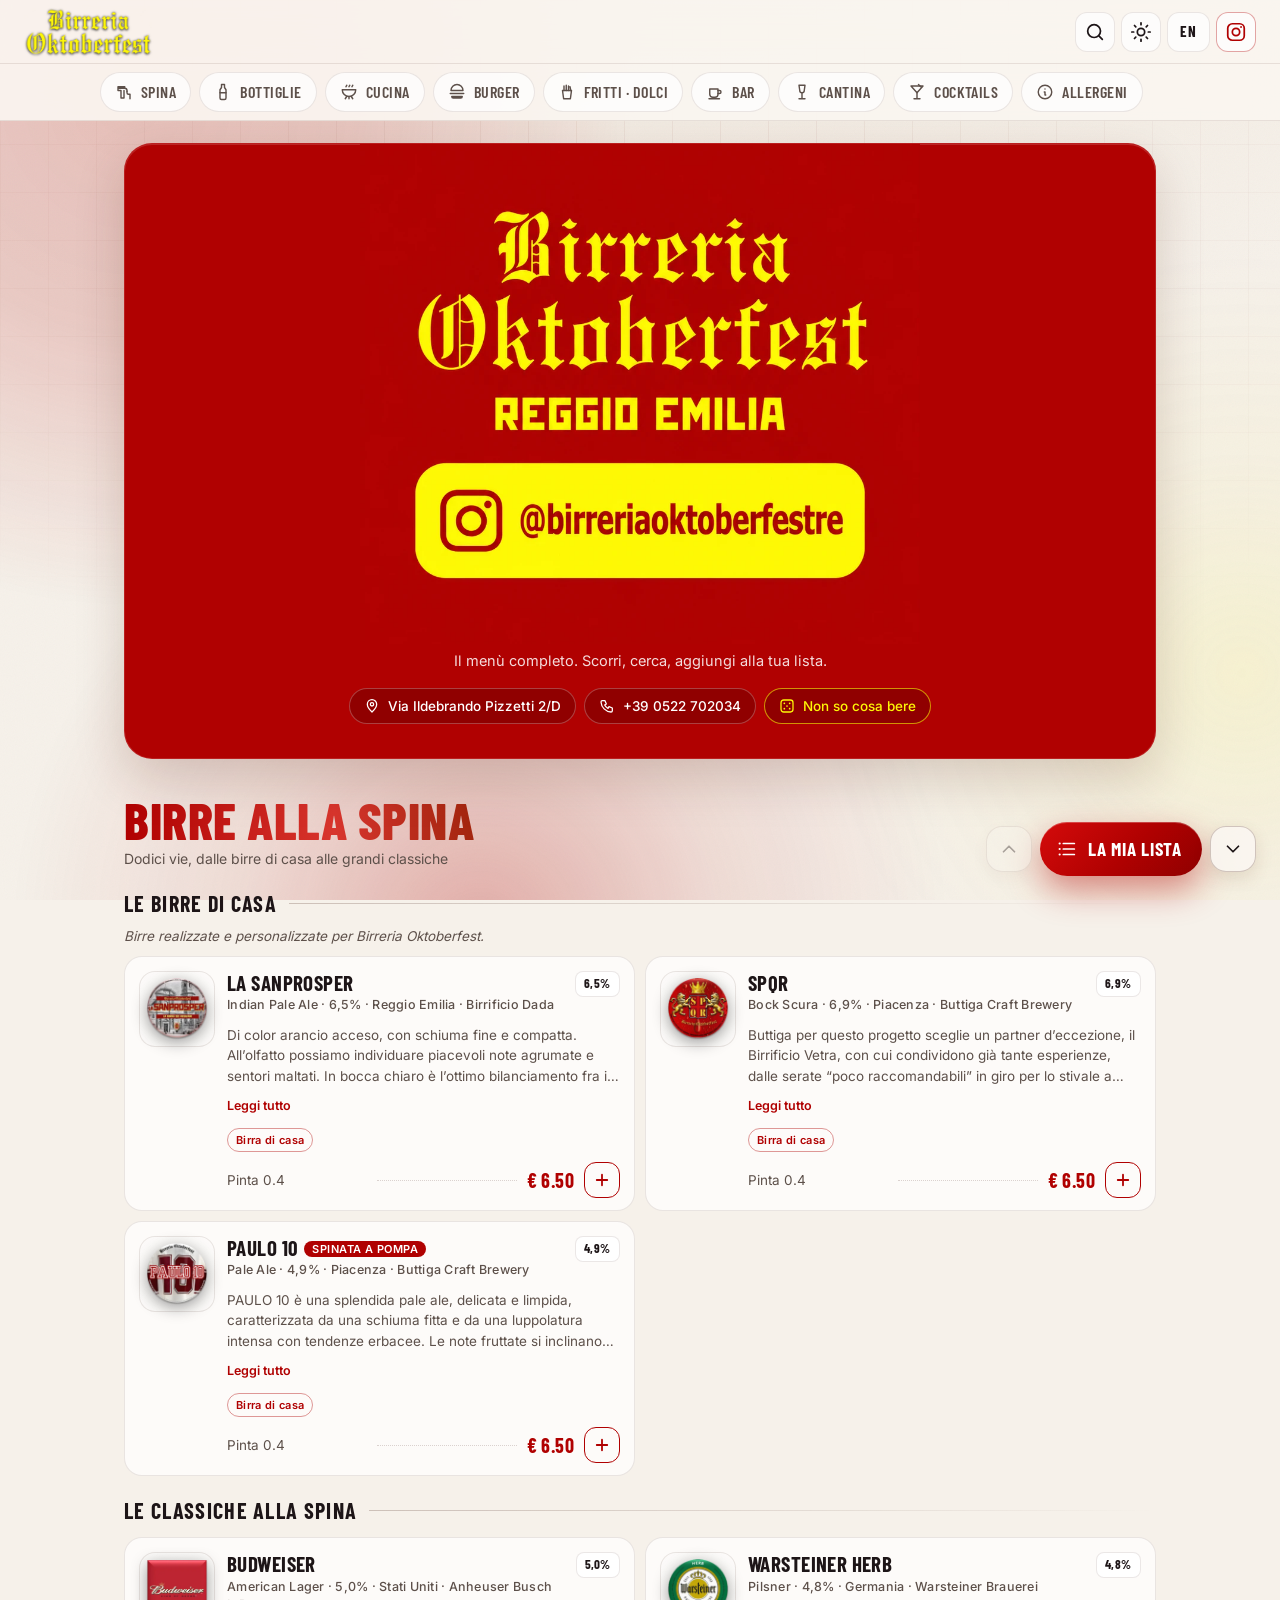
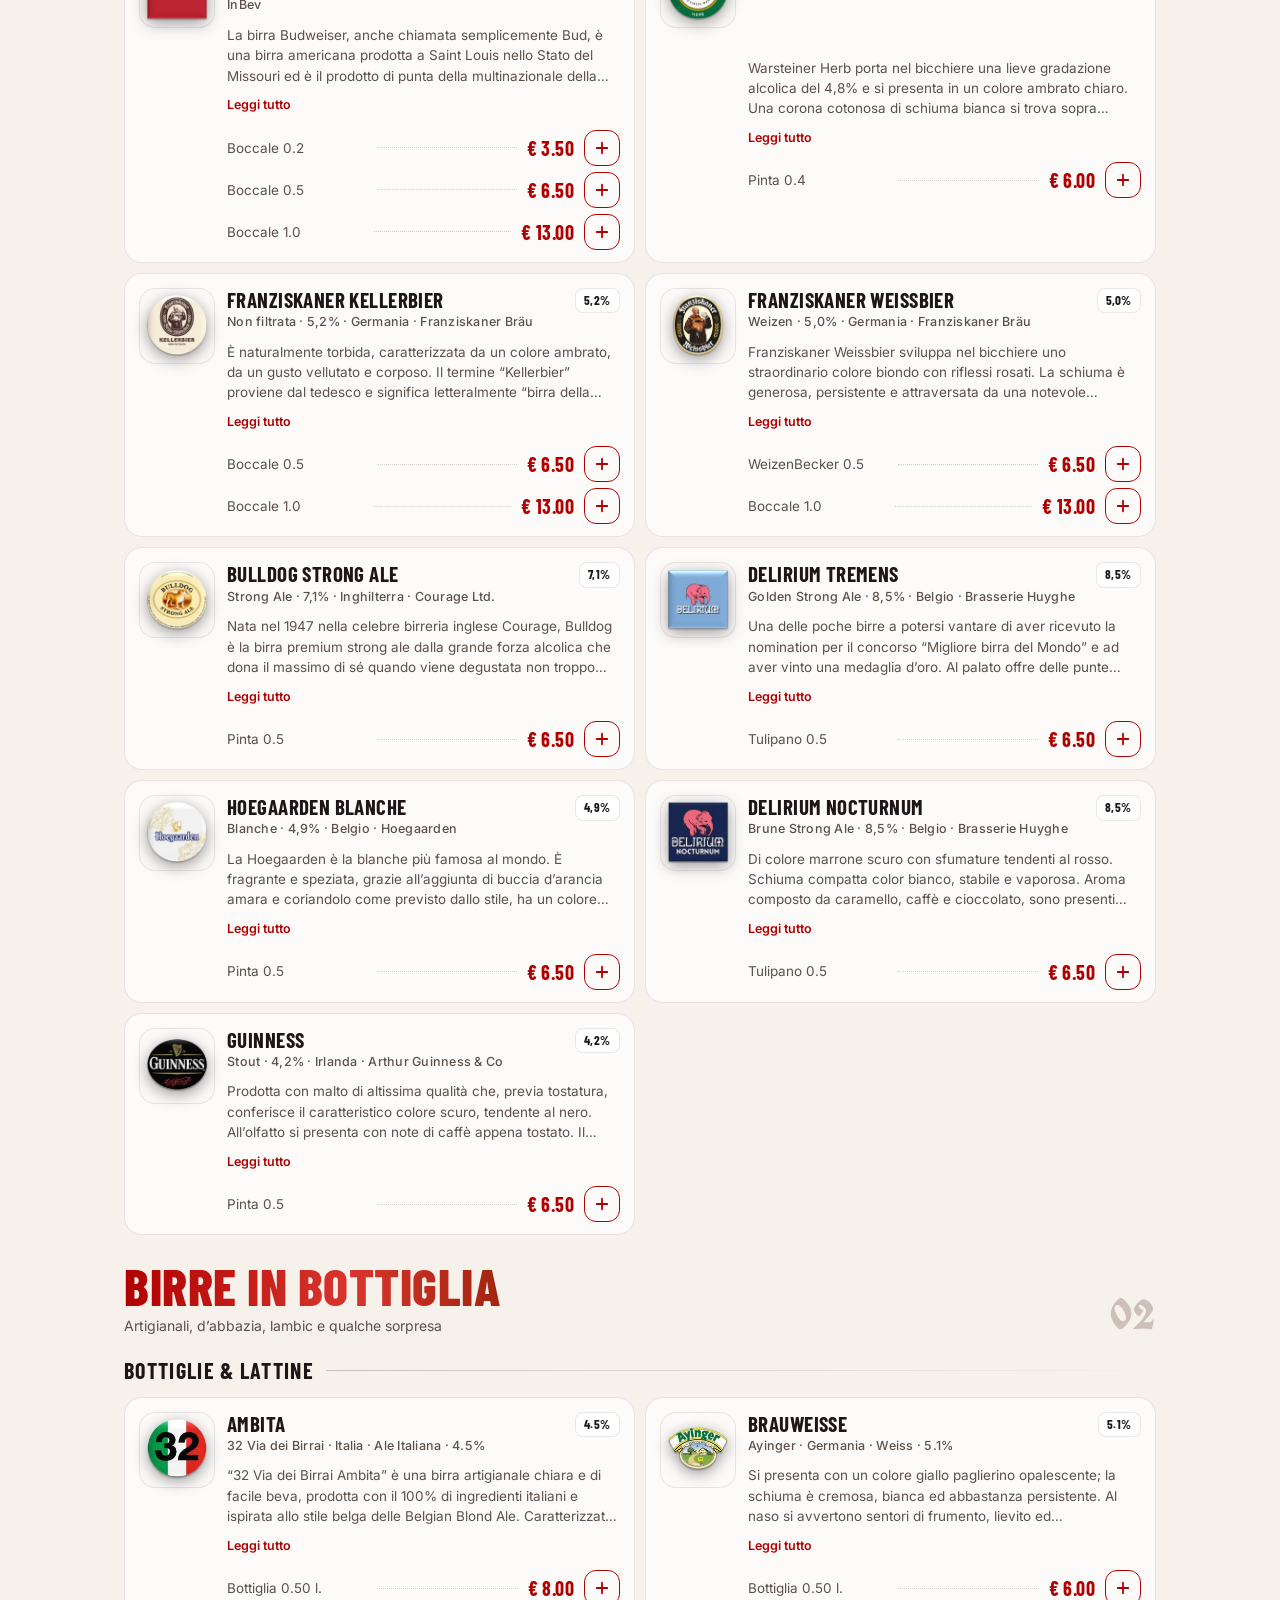
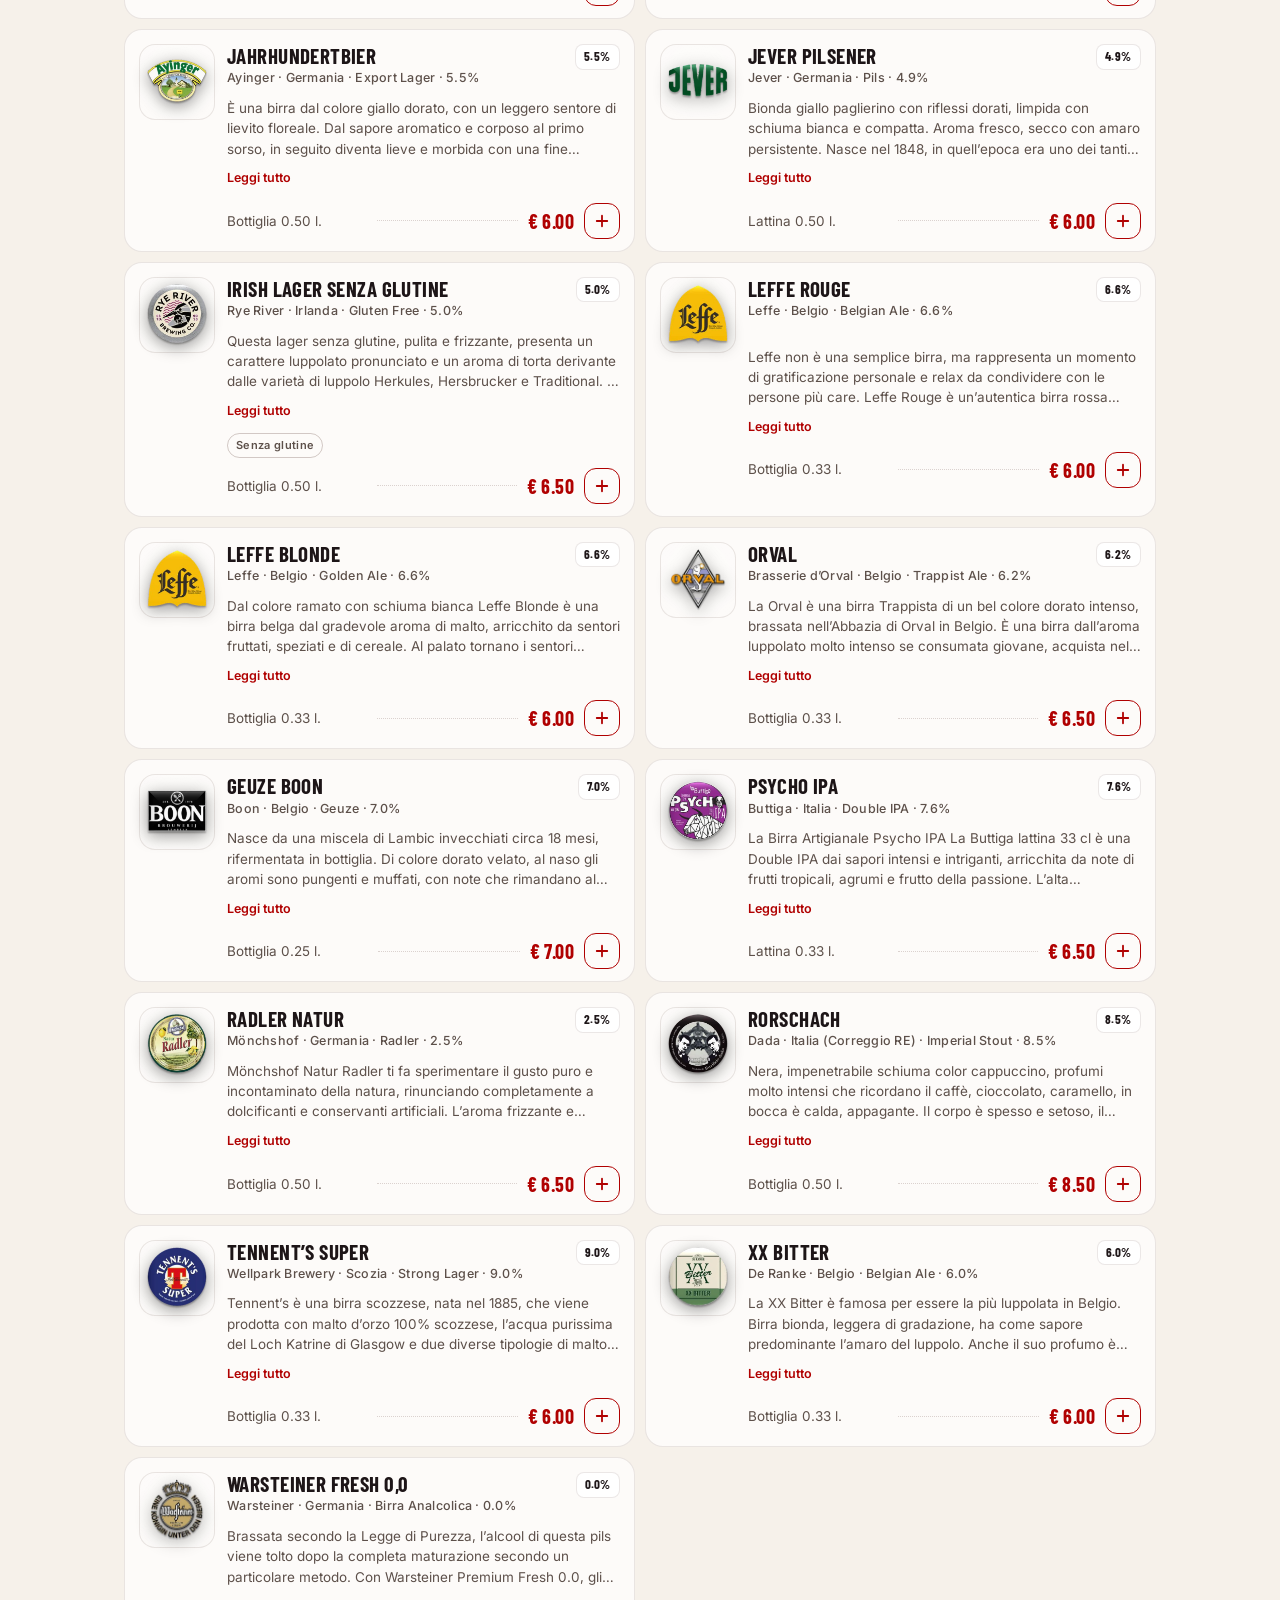
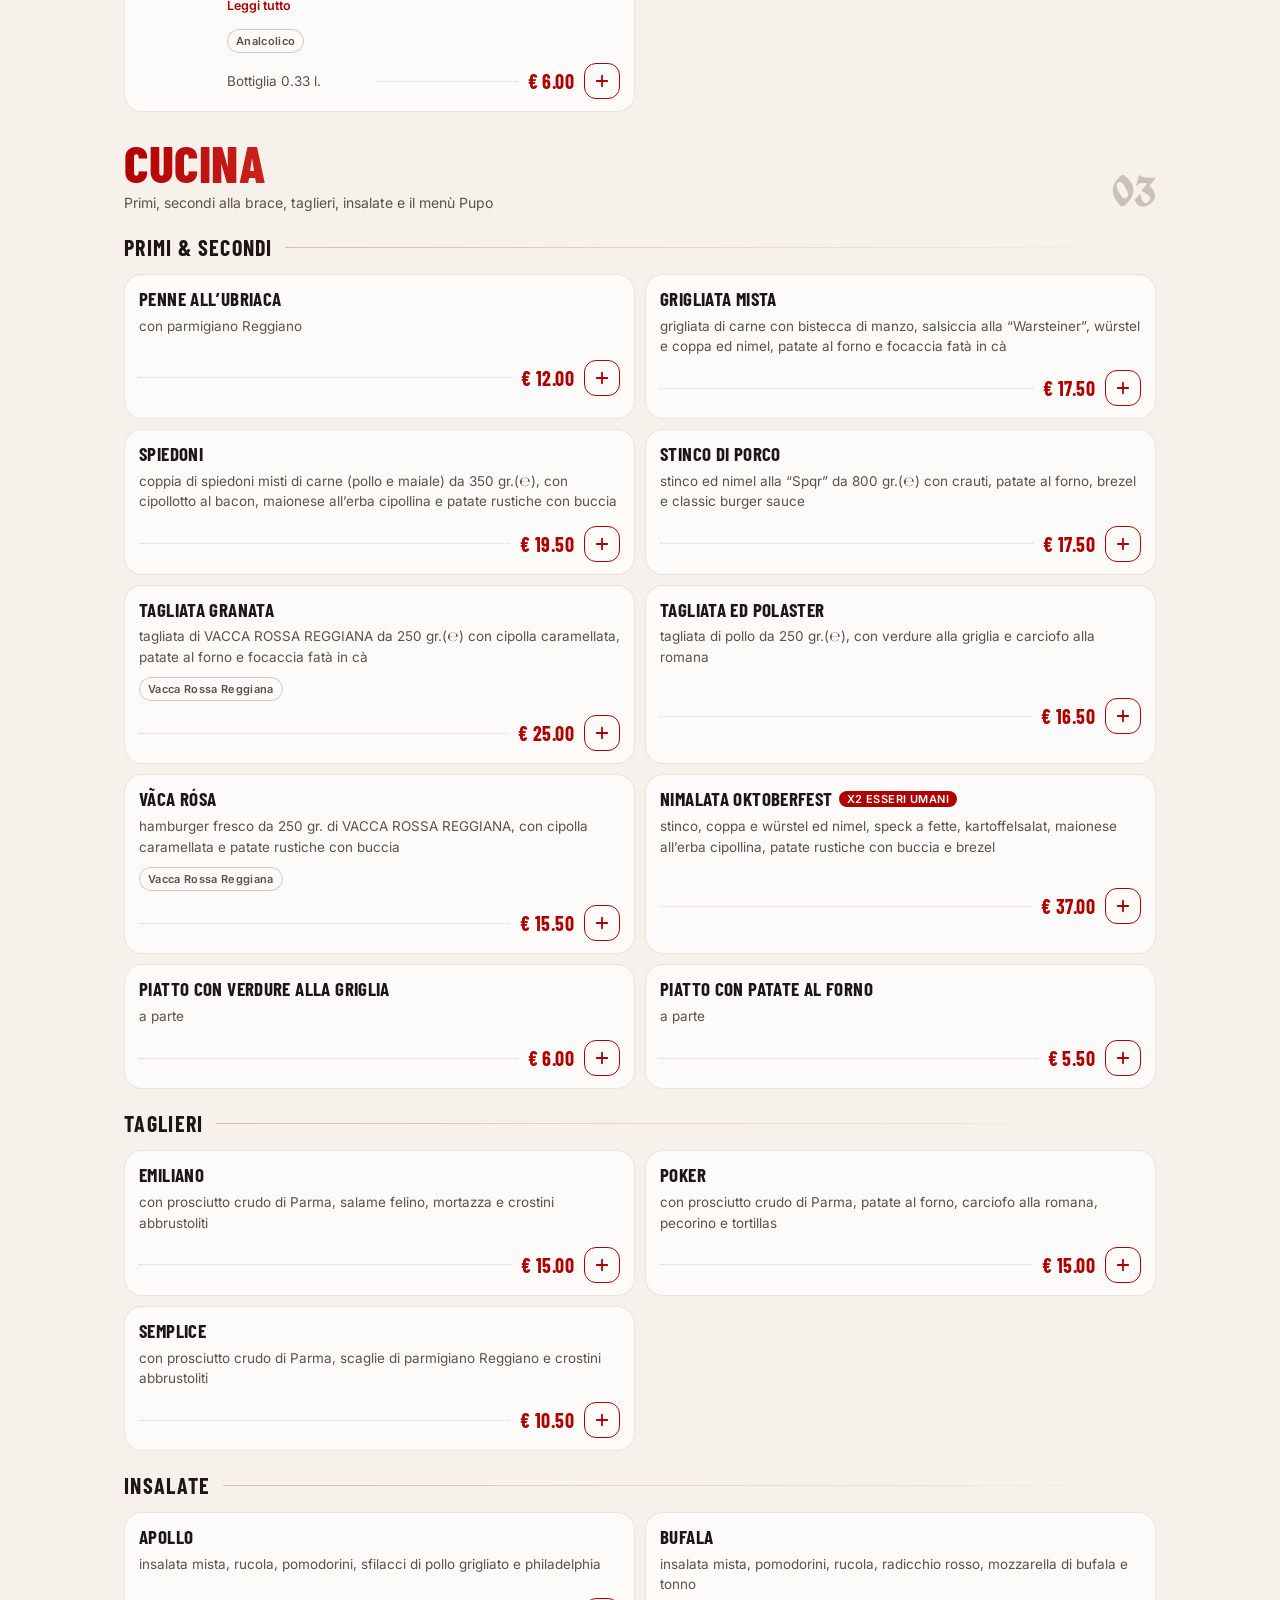
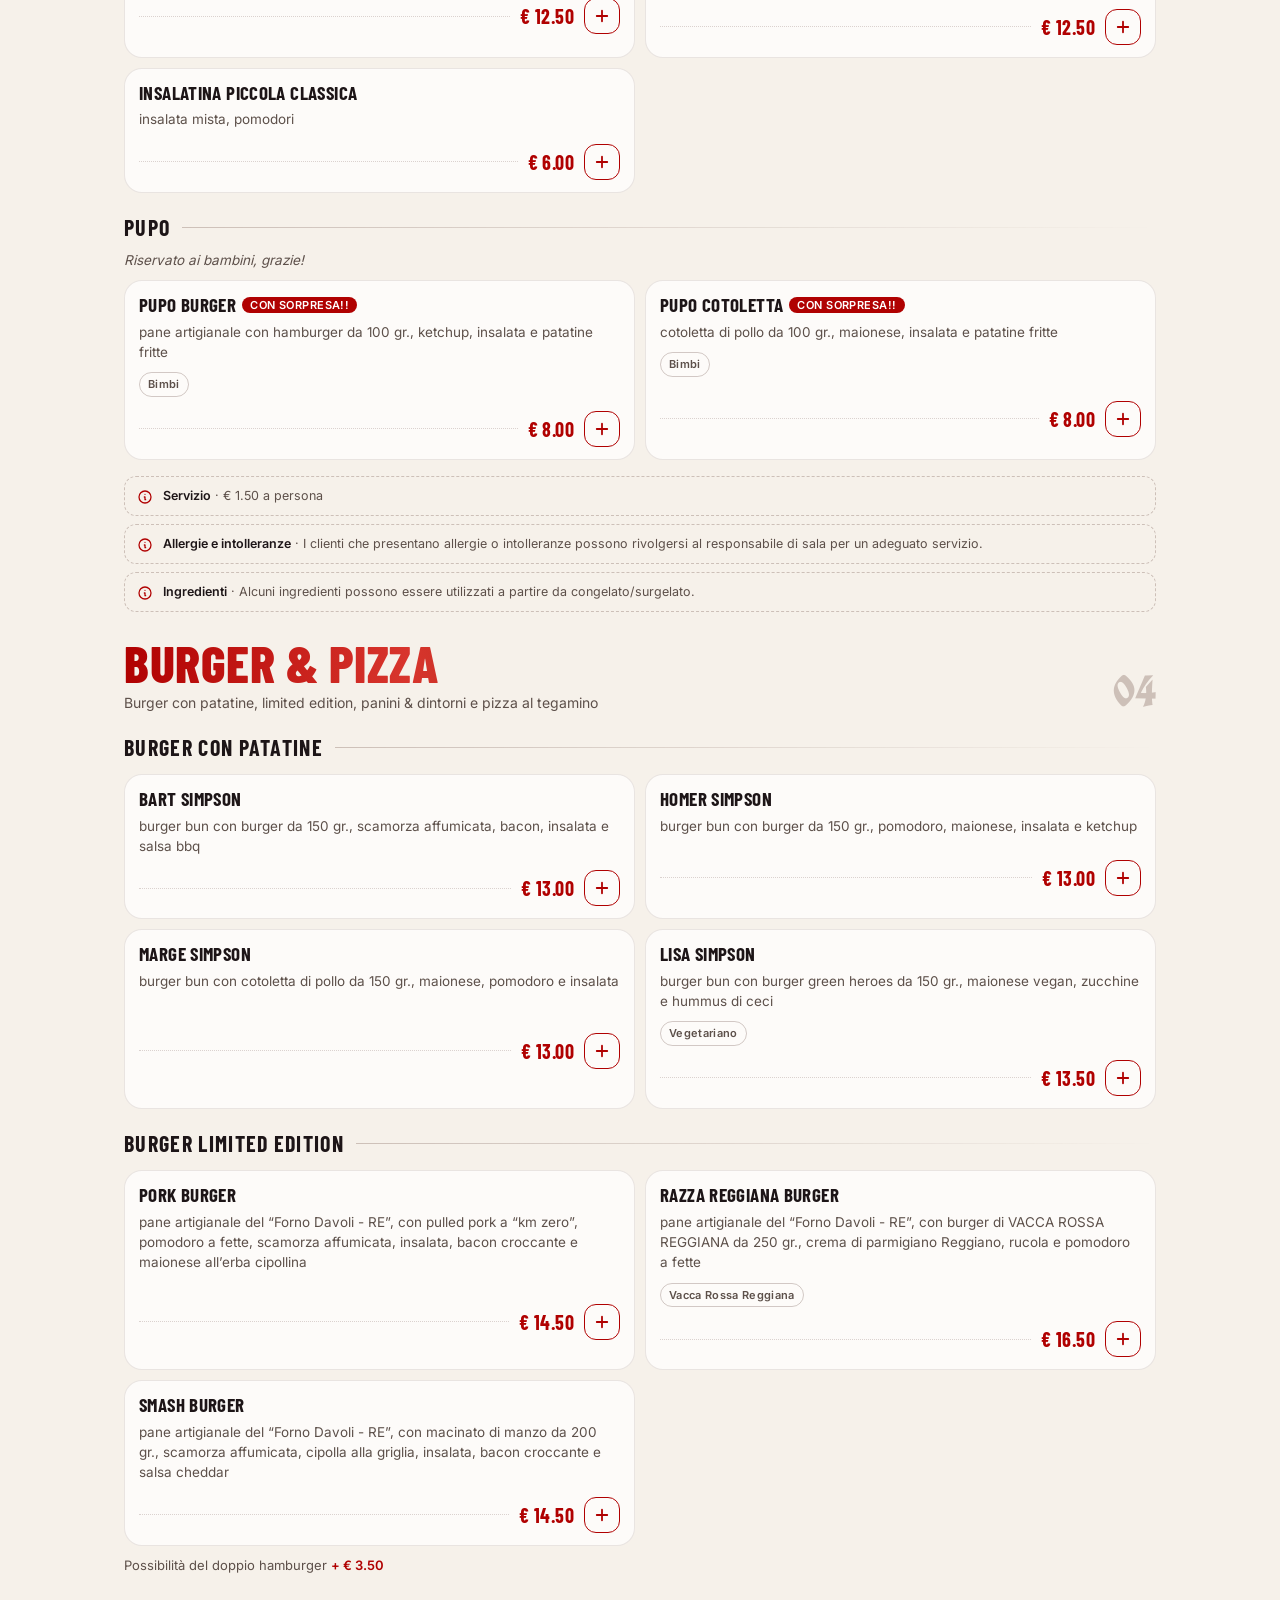
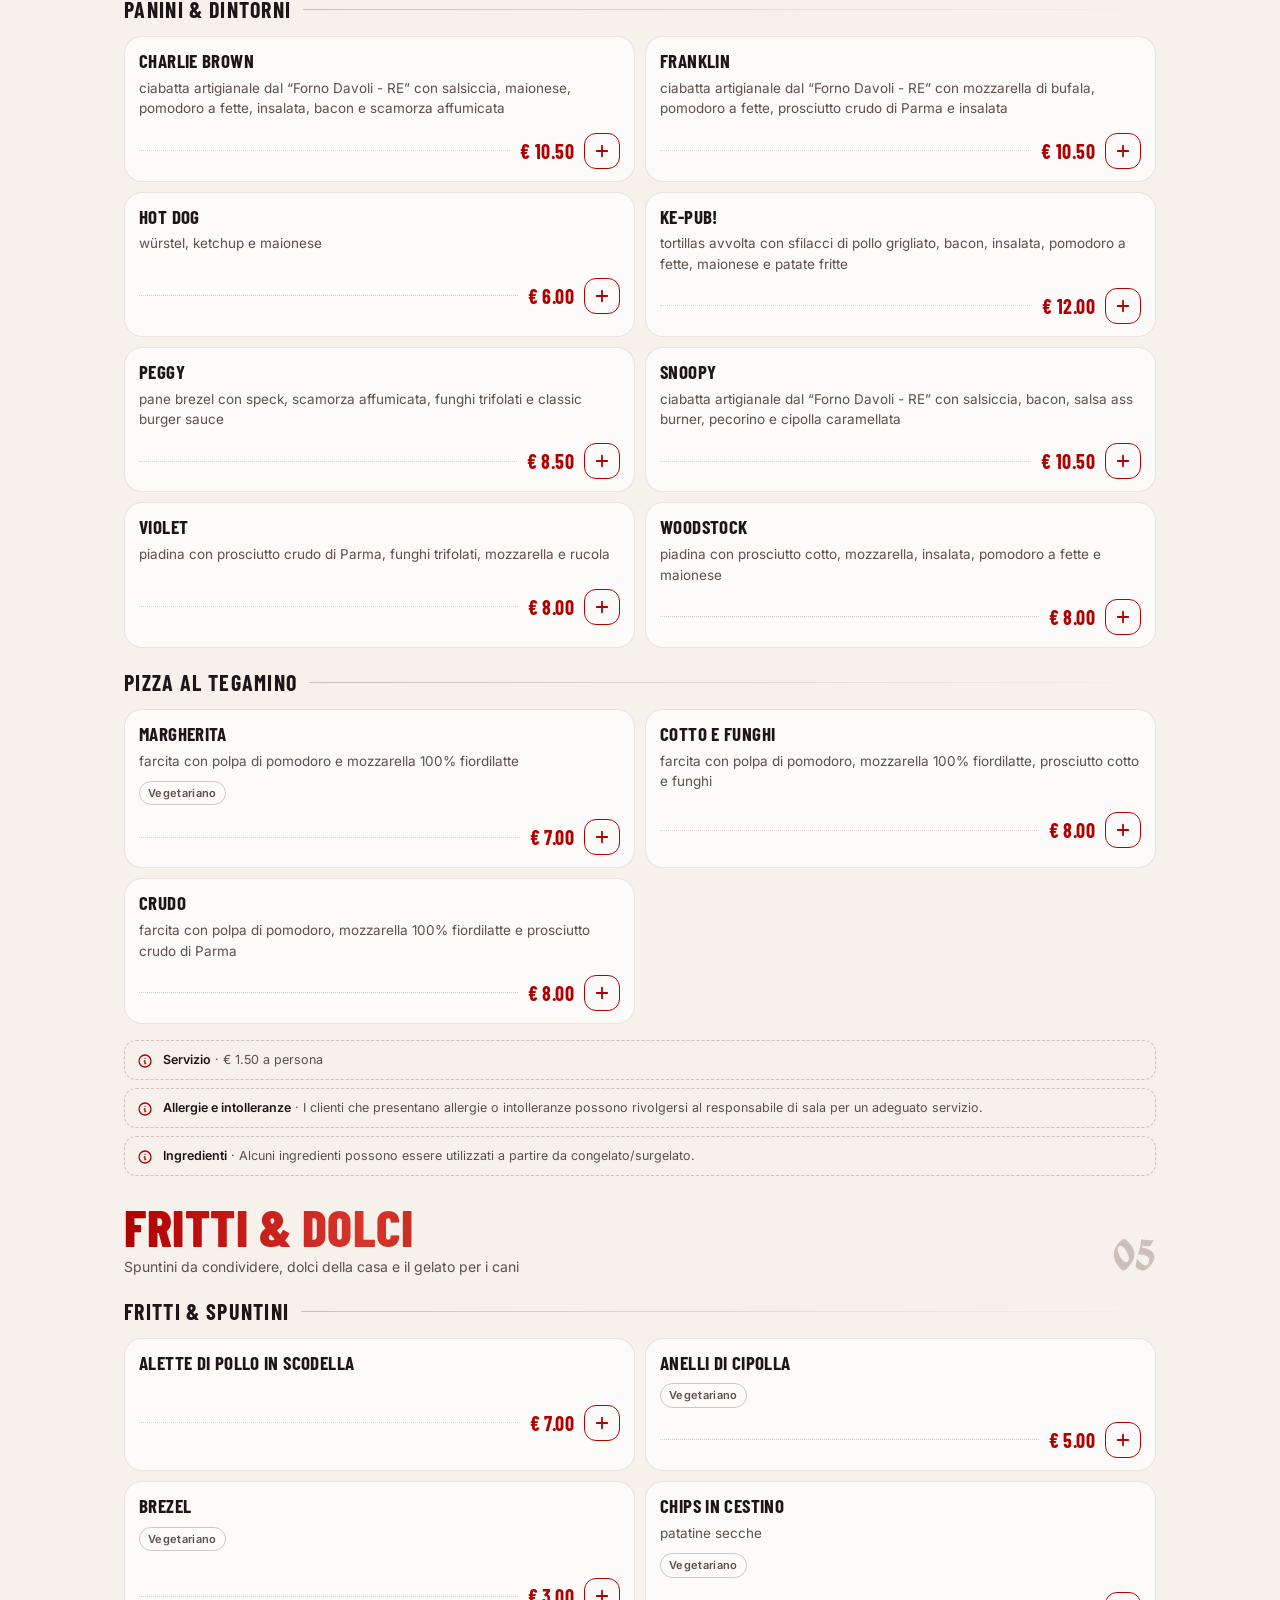
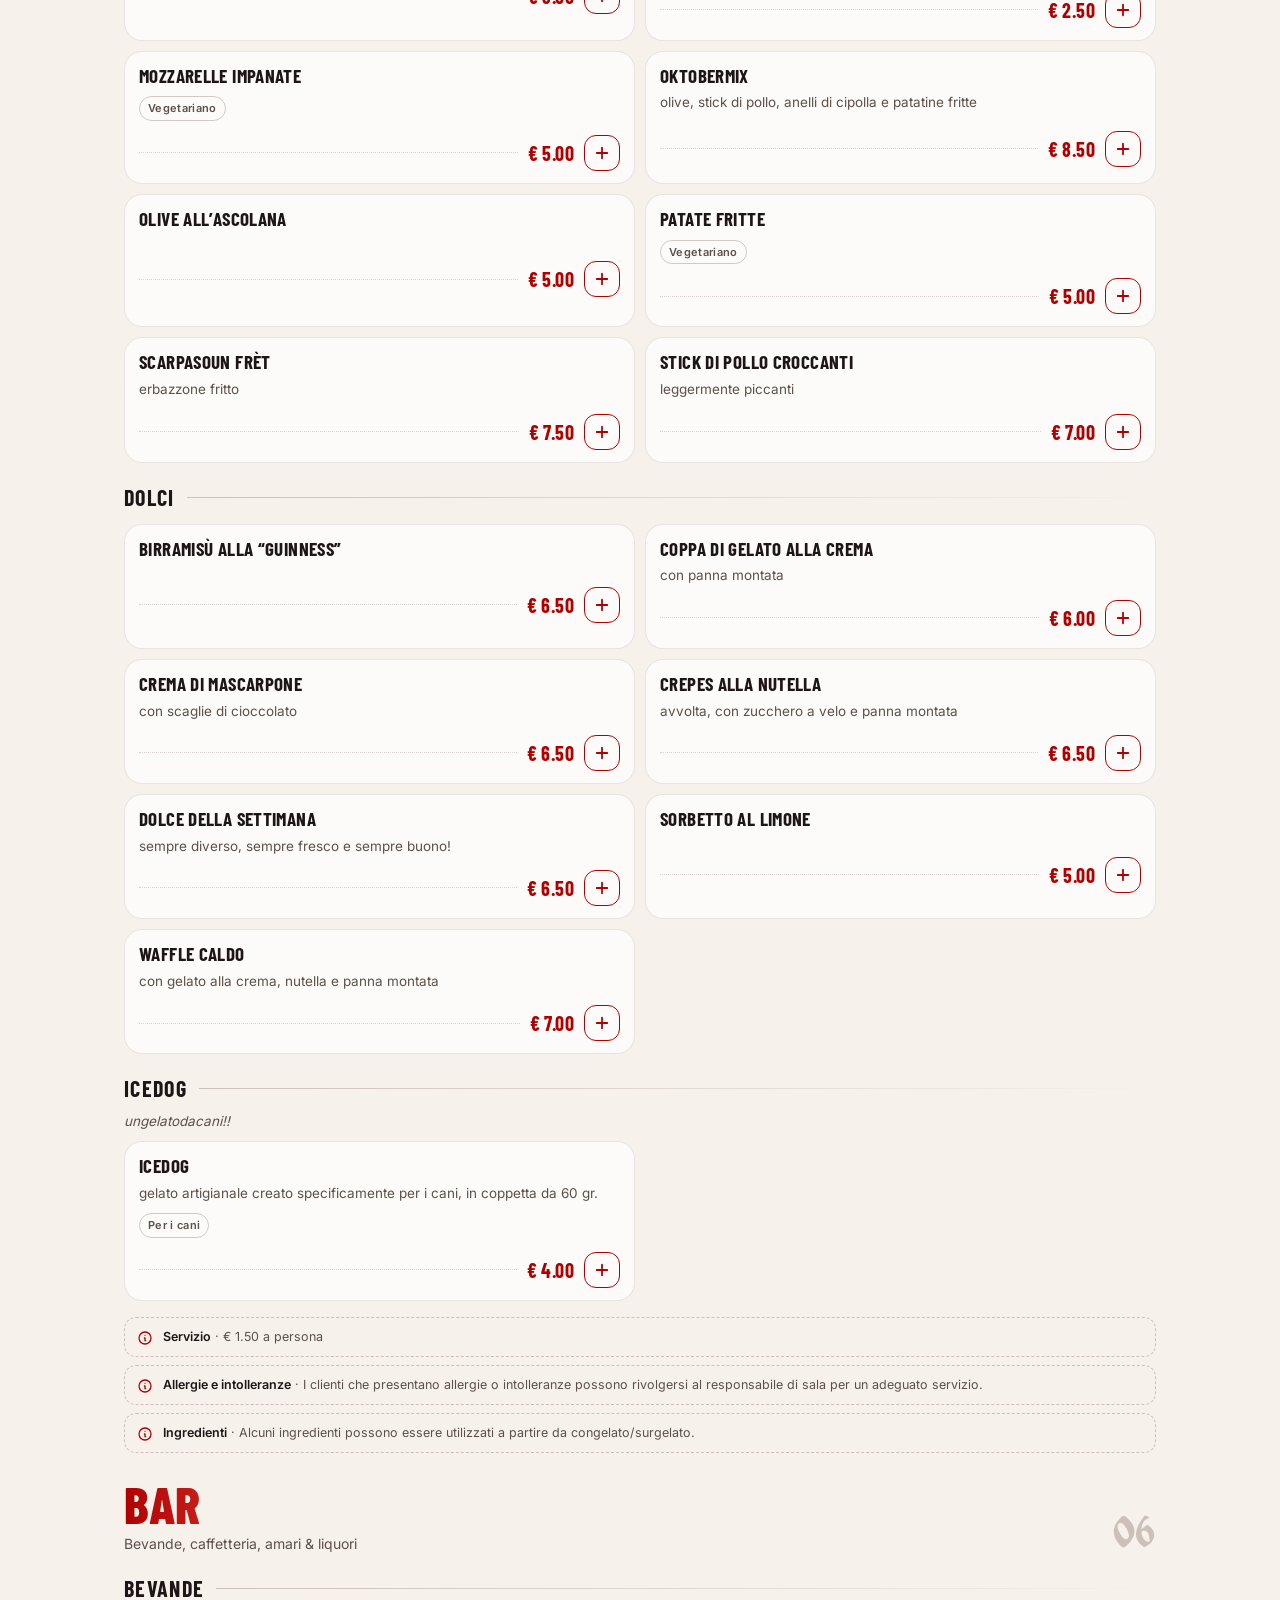
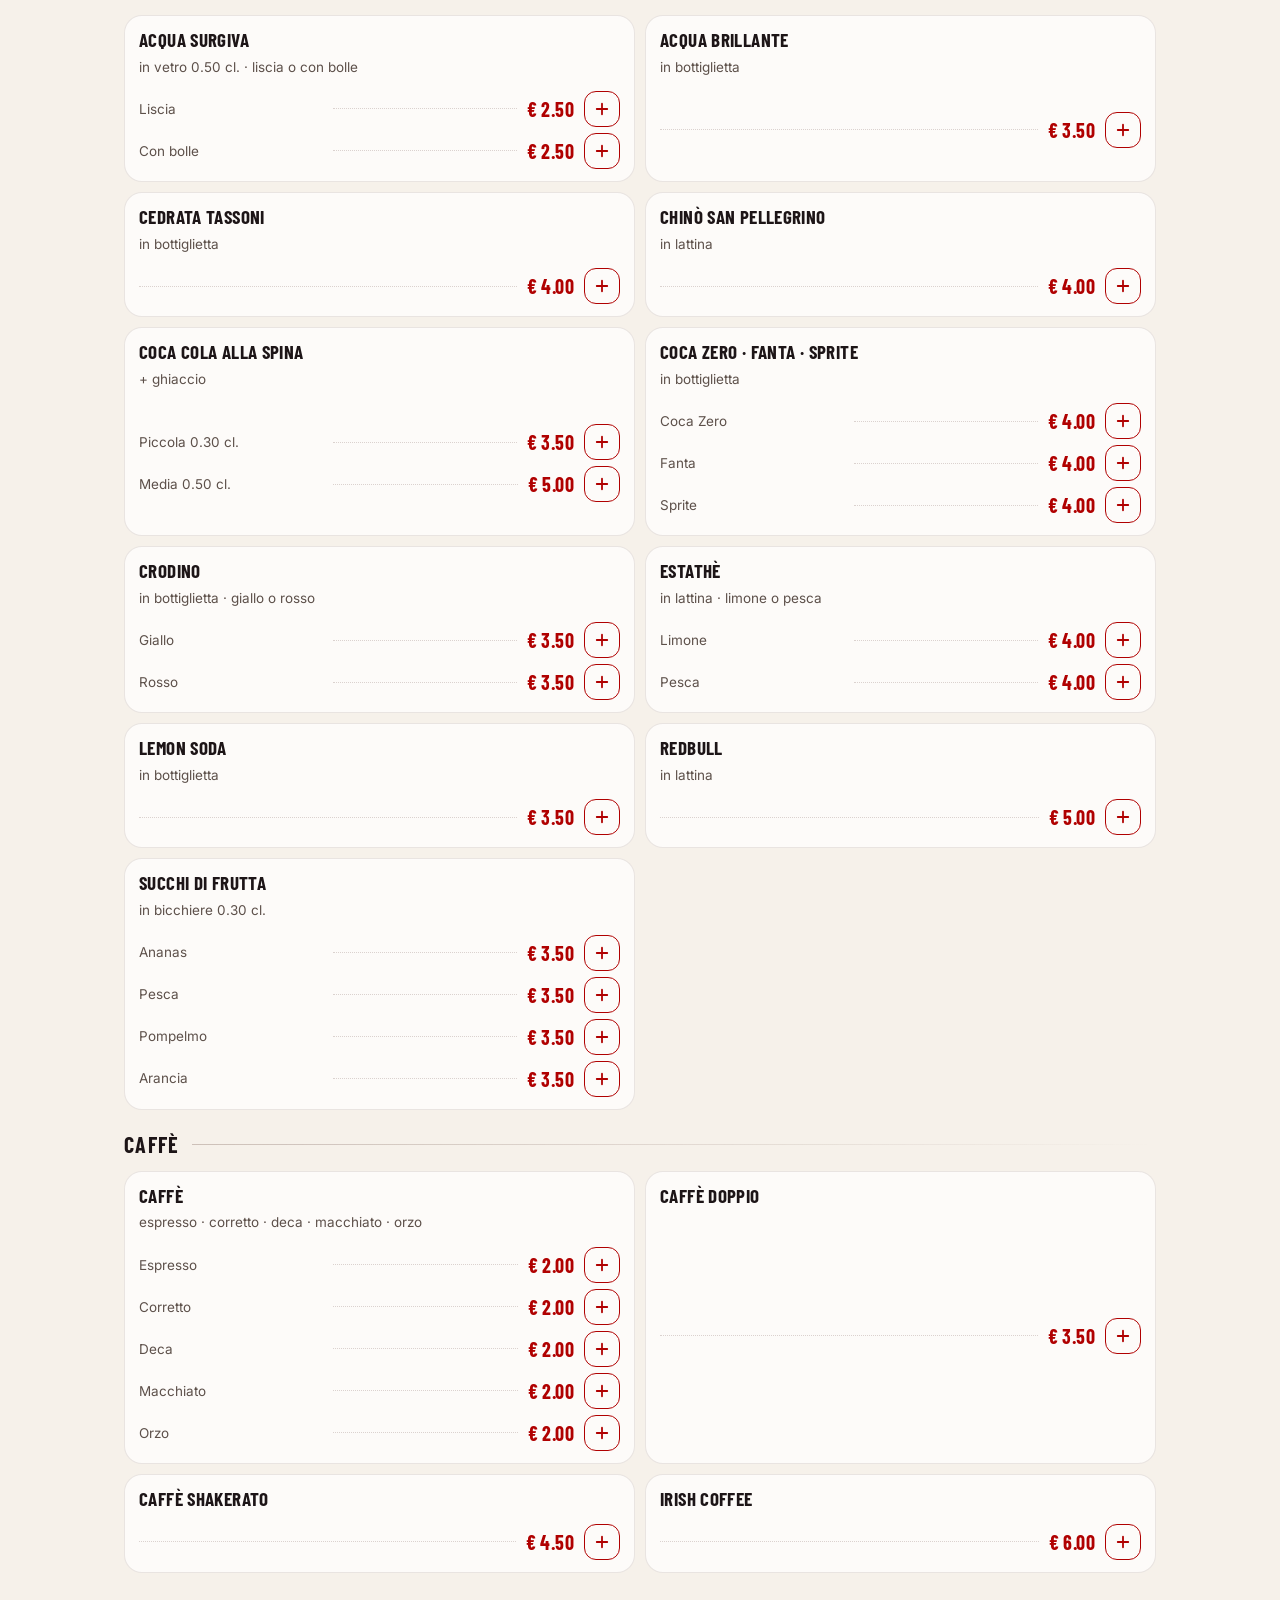
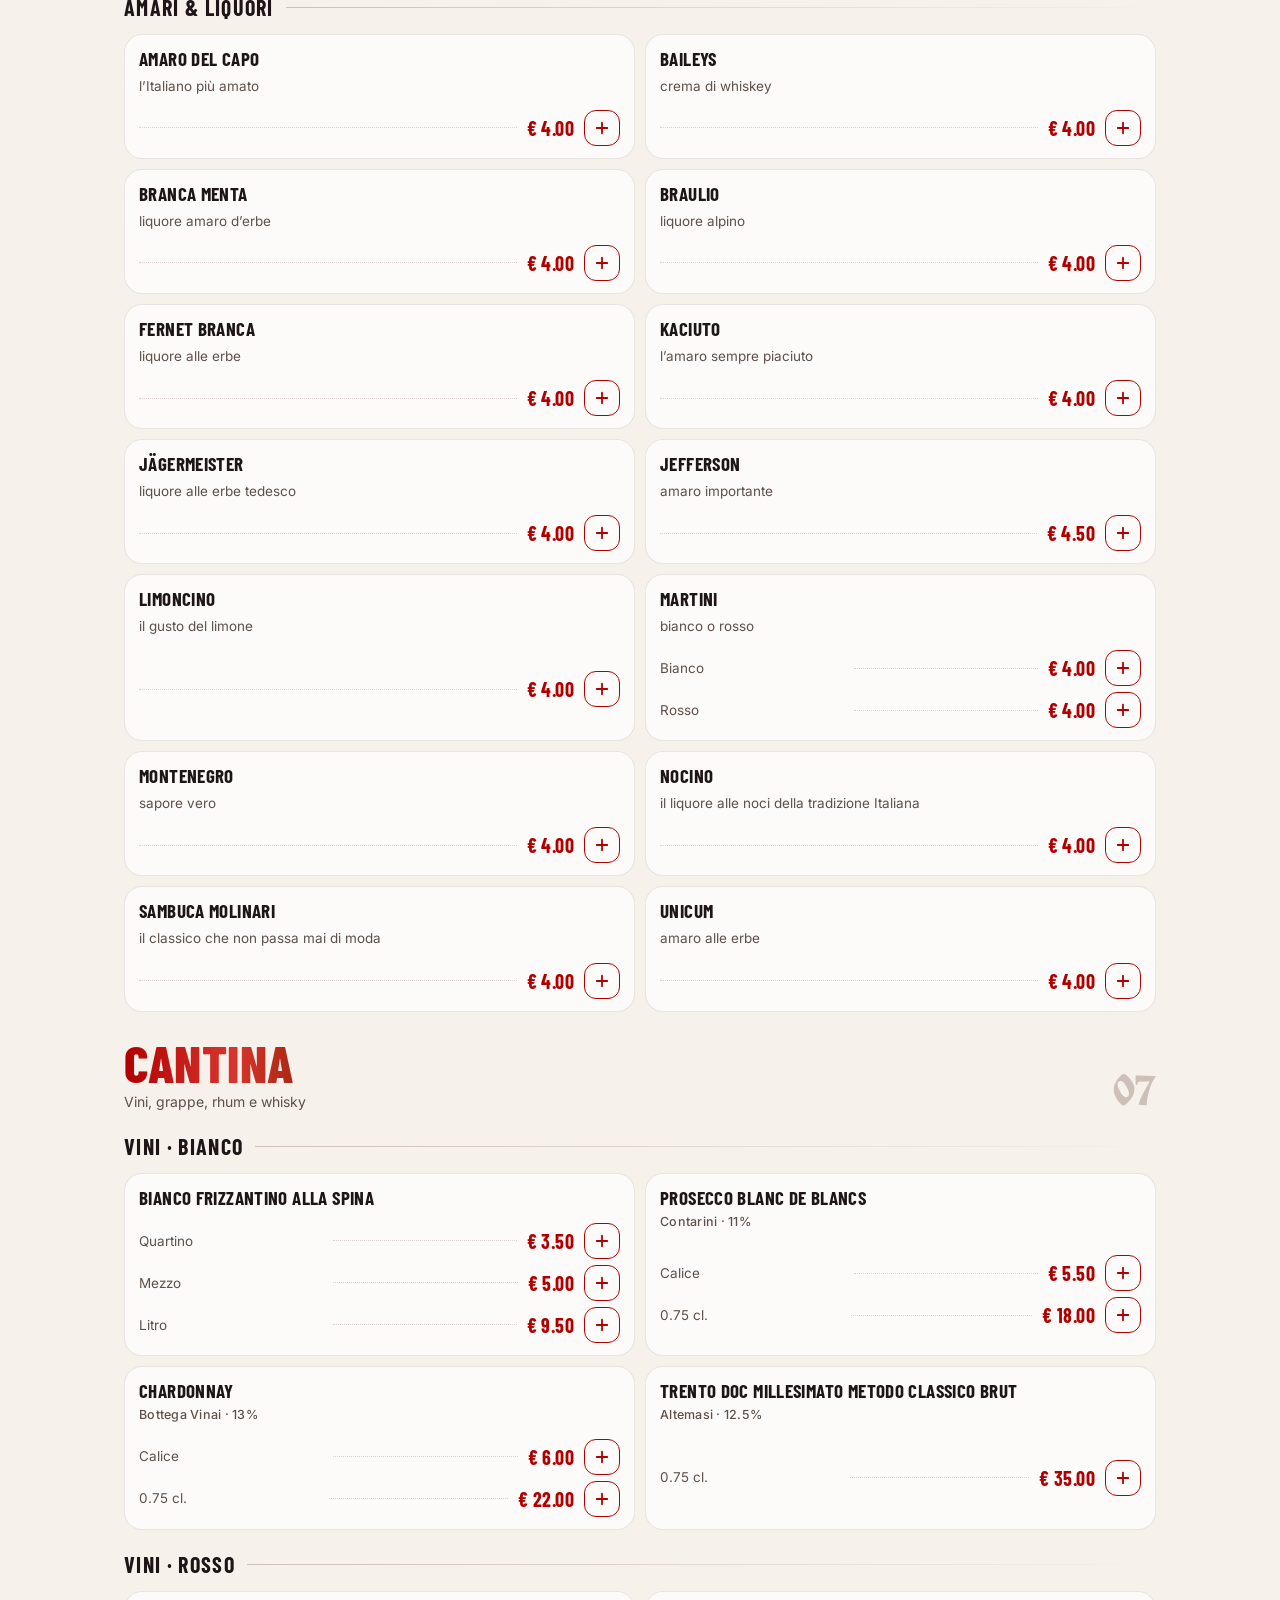
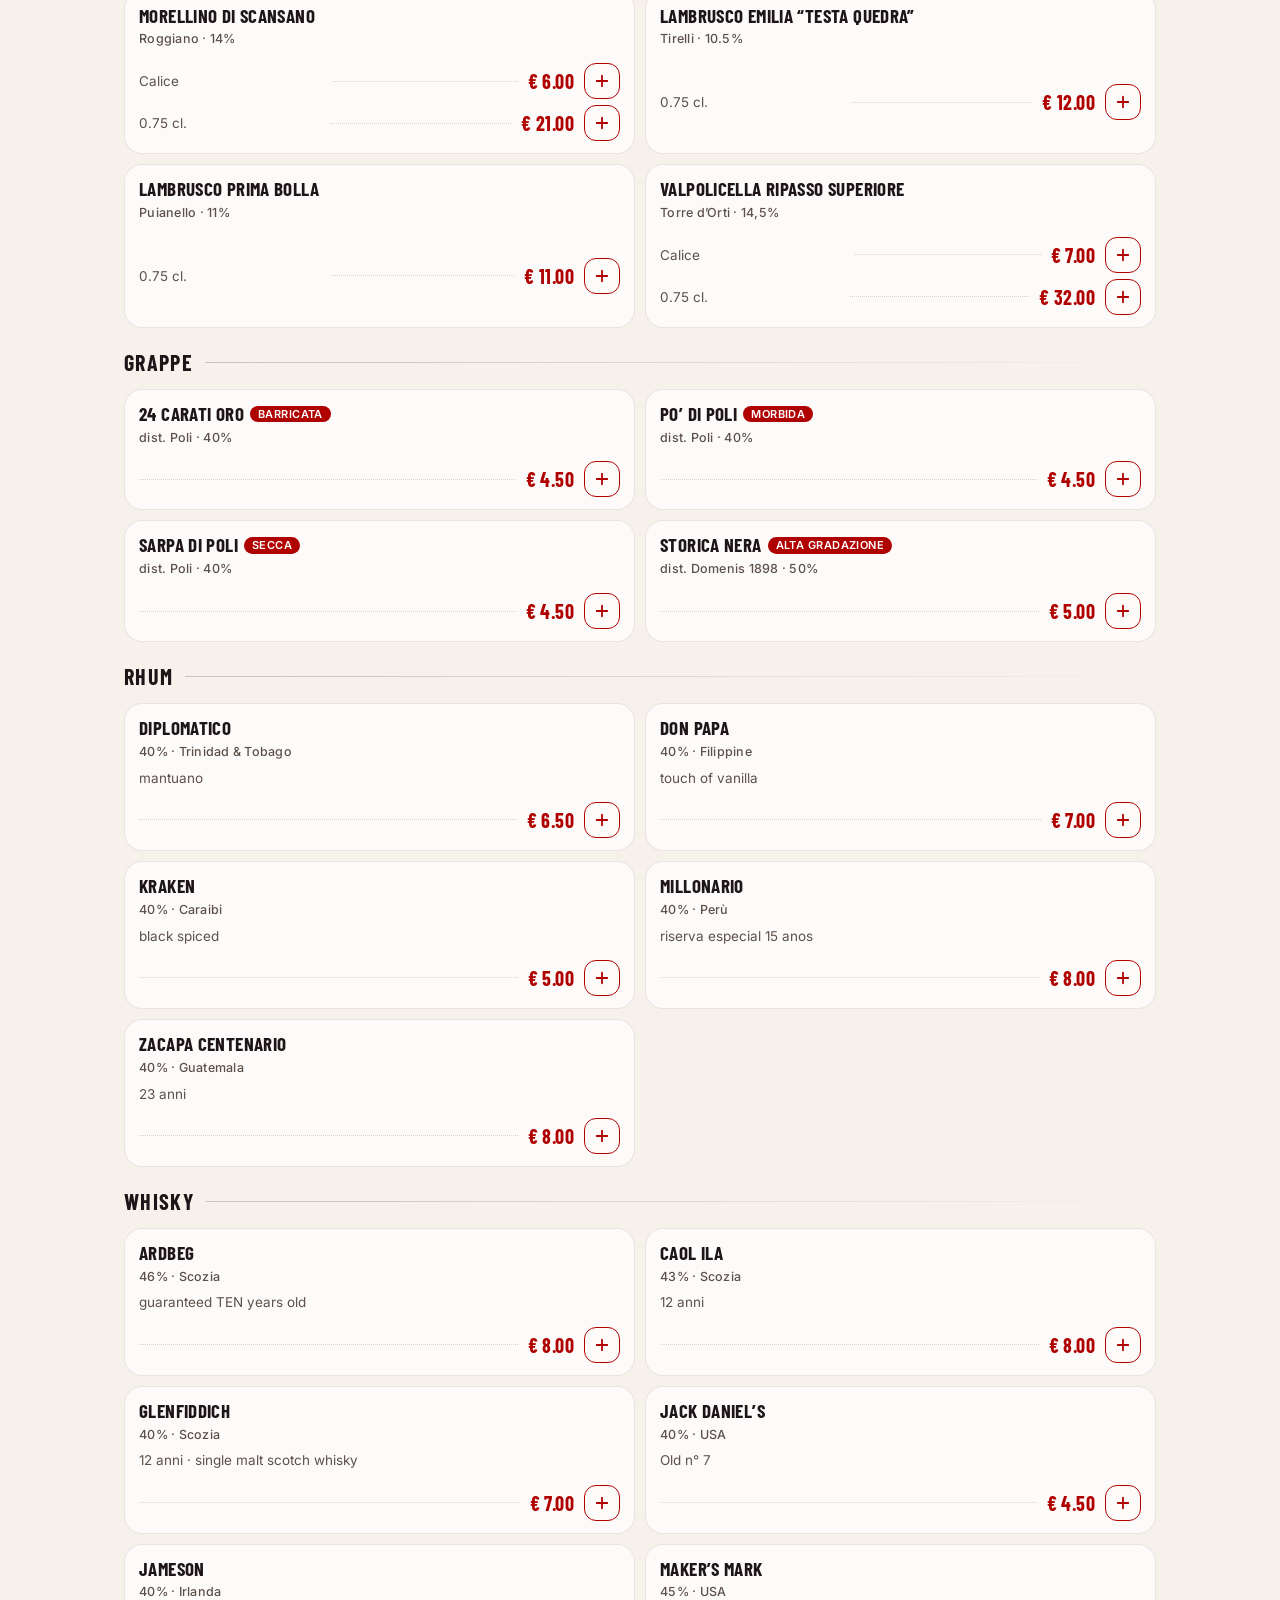
<file: oktoberfest/index.html>
<!DOCTYPE html>
<html lang="it" data-theme="dark">
<head>
  <meta charset="utf-8">
  <meta name="viewport" content="width=device-width, initial-scale=1, viewport-fit=cover">
  <title>Menù · Birreria Oktoberfest Reggio Emilia</title>
  <meta name="description" content="Il menù digitale di Birreria Oktoberfest, Reggio Emilia: birre alla spina e in bottiglia, cucina, burger, pizza al tegamino, fritti, dolci, cantina e cocktails.">
  <meta name="theme-color" content="#b00101" media="(prefers-color-scheme: dark)">
  <meta name="theme-color" content="#b00101" media="(prefers-color-scheme: light)">
  <meta name="color-scheme" content="dark light">
  <meta name="apple-mobile-web-app-capable" content="yes">
  <meta name="apple-mobile-web-app-status-bar-style" content="black-translucent">
  <meta name="apple-mobile-web-app-title" content="Oktoberfest RE">
  <meta name="mobile-web-app-capable" content="yes">

  <meta property="og:type" content="website">
  <meta property="og:title" content="Menù · Birreria Oktoberfest Reggio Emilia">
  <meta property="og:description" content="Birre alla spina, bottiglie, cucina, burger, pizza, fritti, dolci, cantina e cocktails. Scansiona, scegli, segnati la tua lista.">
  <meta property="og:image" content="assets/img/logo-card.webp">
  <meta property="og:locale" content="it_IT">
  <meta name="twitter:card" content="summary_large_image">

  <link rel="icon" href="assets/img/favicon.svg" type="image/svg+xml">
  <link rel="apple-touch-icon" href="assets/img/apple-touch-icon.png">
  <link rel="manifest" href="manifest.webmanifest">

  <link rel="preload" href="assets/fonts/barlow-condensed-700.woff2" as="font" type="font/woff2" crossorigin>
  <link rel="preload" href="assets/fonts/inter-variable.woff2" as="font" type="font/woff2" crossorigin>
  <link rel="stylesheet" href="assets/css/fonts.css">
  <link rel="stylesheet" href="assets/css/style.css">
</head>
<body>
  <noscript>
    <div class="noscript">Per visualizzare il menù è necessario abilitare JavaScript.</div>
  </noscript>

  <div class="draft-bar" id="draftBar" hidden></div>

  <!-- Barra di avanzamento scroll -->
  <div class="progress" aria-hidden="true"><span id="progressBar"></span></div>

  <!-- Sfondo animato -->
  <div class="bg" aria-hidden="true">
    <div class="bg__glow bg__glow--a"></div>
    <div class="bg__glow bg__glow--b"></div>
    <div class="bg__glow bg__glow--c"></div>
    <div class="bg__grid"></div>
    <div class="bg__noise"></div>
  </div>

  <!-- Header -->
  <header class="topbar" id="topbar">
    <a class="topbar__brand" href="#top" data-i18n-aria="backToTop" aria-label="Torna all'inizio">
      <img src="assets/img/wordmark.webp" alt="Birreria Oktoberfest" width="600" height="225" decoding="async">
    </a>
    <div class="topbar__actions">
      <button class="icon-btn" id="searchToggle" type="button" data-i18n-aria="search" aria-label="Cerca nel menù" aria-expanded="false" aria-controls="searchBar">
        <svg viewBox="0 0 24 24"><circle cx="11" cy="11" r="7"/><path d="m20 20-3.5-3.5"/></svg>
      </button>
      <button class="icon-btn" id="themeToggle" type="button" data-i18n-aria="theme" aria-label="Cambia tema">
        <svg class="ic-moon" viewBox="0 0 24 24"><path d="M21 12.8A9 9 0 1 1 11.2 3a7 7 0 0 0 9.8 9.8Z"/></svg>
        <svg class="ic-sun" viewBox="0 0 24 24"><circle cx="12" cy="12" r="4"/><path d="M12 2v2M12 20v2M4.9 4.9l1.4 1.4M17.7 17.7l1.4 1.4M2 12h2M20 12h2M4.9 19.1l1.4-1.4M17.7 6.3l1.4-1.4"/></svg>
      </button>
      <button class="lang-btn" id="langToggle" type="button" aria-label="Switch language to English">EN</button>
      <a class="icon-btn icon-btn--ig ig-link" id="igTop" href="https://www.instagram.com/birreriaoktoberfestre/" target="_blank" rel="noopener" aria-label="Instagram @birreriaoktoberfestre">
        <svg viewBox="0 0 24 24"><rect x="3" y="3" width="18" height="18" rx="5"/><circle cx="12" cy="12" r="4"/><circle cx="17.5" cy="6.5" r="1" fill="currentColor" stroke="none"/></svg>
      </a>
    </div>
  </header>

  <!-- Ricerca -->
  <div class="searchbar" id="searchBar" hidden>
    <div class="searchbar__inner">
      <svg viewBox="0 0 24 24" aria-hidden="true"><circle cx="11" cy="11" r="7"/><path d="m20 20-3.5-3.5"/></svg>
      <input id="searchInput" type="search" autocomplete="off" spellcheck="false" placeholder="Cerca birra, piatto, cocktail…" data-i18n-ph="searchPh" aria-label="Cerca nel menù">
      <button class="searchbar__clear" id="searchClear" type="button" aria-label="Cancella" hidden>
        <svg viewBox="0 0 24 24"><path d="M6 6l12 12M18 6 6 18"/></svg>
      </button>
    </div>
    <p class="searchbar__hint" id="searchHint" aria-live="polite"></p>
  </div>

  <!-- Navigazione sezioni -->
  <nav class="nav" id="nav" aria-label="Sezioni del menù">
    <div class="nav__scroller" id="navScroller"></div>
    <div class="nav__sub" id="navSub" hidden></div>
  </nav>

  <main id="top">
    <!-- Hero -->
    <section class="hero" id="hero">
      <div class="hero__card">
        <div class="logo-card">
          <img class="logo-card__img" src="assets/img/logo-card.webp" alt="Birreria Oktoberfest · Reggio Emilia" width="941" height="840" fetchpriority="high">
          <a class="logo-card__ig" href="https://www.instagram.com/birreriaoktoberfestre/" target="_blank" rel="noopener" aria-label="Instagram @birreriaoktoberfestre"></a>
        </div>
        <p class="hero__tag" data-i18n="heroTag">Il menù completo. Scorri, cerca, aggiungi alla tua lista.</p>
        <div class="hero__quick">
          <a class="chip chip--ghost" id="mapsLink" href="#" target="_blank" rel="noopener">
            <svg viewBox="0 0 24 24" aria-hidden="true"><path d="M12 21s7-6.2 7-11.5A7 7 0 0 0 5 9.5C5 14.8 12 21 12 21Z"/><circle cx="12" cy="9.5" r="2.5"/></svg>
            <span id="addrText"></span>
          </a>
          <a class="chip chip--ghost" id="phoneLink" href="#">
            <svg viewBox="0 0 24 24" aria-hidden="true"><path d="M5 4h4l2 5-2.5 1.5a11 11 0 0 0 5 5L15 13l5 2v4a2 2 0 0 1-2 2A16 16 0 0 1 3 6a2 2 0 0 1 2-2Z"/></svg>
            <span id="phoneText"></span>
          </a>
          <button class="chip chip--accent" id="surpriseBtn" type="button">
            <svg viewBox="0 0 24 24" aria-hidden="true"><rect x="3" y="3" width="18" height="18" rx="4"/><circle cx="8" cy="8" r="1.3" fill="currentColor" stroke="none"/><circle cx="16" cy="8" r="1.3" fill="currentColor" stroke="none"/><circle cx="12" cy="12" r="1.3" fill="currentColor" stroke="none"/><circle cx="8" cy="16" r="1.3" fill="currentColor" stroke="none"/><circle cx="16" cy="16" r="1.3" fill="currentColor" stroke="none"/></svg>
            <span data-i18n="surprise">Non so cosa bere</span>
          </button>
        </div>
      </div>
    </section>

    <!-- Le sezioni vengono generate da app.js -->
    <div id="menuRoot"></div>

    <!-- Nessun risultato -->
    <div class="empty" id="emptyState" hidden>
      <svg viewBox="0 0 24 24" aria-hidden="true"><circle cx="11" cy="11" r="7"/><path d="m20 20-3.5-3.5M8.5 11h5"/></svg>
      <p data-i18n="noResults">Nessun risultato. Prova con un’altra parola.</p>
    </div>

    <footer class="footer">
      <div class="logo-card logo-card--footer">
        <img class="logo-card__img" src="assets/img/logo-card.webp" alt="Birreria Oktoberfest · Reggio Emilia" width="941" height="840" loading="lazy" decoding="async">
        <a class="logo-card__ig" href="https://www.instagram.com/birreriaoktoberfestre/" target="_blank" rel="noopener" aria-label="Instagram @birreriaoktoberfestre"></a>
      </div>
      <p class="footer__line" id="footerAddr"></p>
      <p class="footer__line" id="footerPhone"></p>
      <div class="footer__notes" id="footerNotes"></div>
      <p class="footer__legal" data-i18n="legal">Prezzi in euro, IVA inclusa. Il menù può subire variazioni.</p>
      <a class="staff-link" href="admin/" rel="nofollow">
        <svg viewBox="0 0 24 24" aria-hidden="true"><rect x="5" y="11" width="14" height="10" rx="2"/><path d="M8 11V8a4 4 0 0 1 8 0v3"/></svg>
        <span data-i18n="staff">Area riservata</span>
      </a>
    </footer>
  </main>

  <!-- Dock: navigazione rapida + lista -->
  <div class="dock">
    <button class="fab fab--top" id="toTop" type="button" data-i18n-aria="backToTop" aria-label="Torna all'inizio">
      <svg viewBox="0 0 24 24"><path d="M12 19V5M5 12l7-7 7 7"/></svg>
    </button>
    <button class="fab" id="prevSection" type="button" data-i18n-aria="prevSection" aria-label="Sezione precedente">
      <svg viewBox="0 0 24 24"><path d="m6 15 6-6 6 6"/></svg>
    </button>
    <button class="list-fab" id="listFab" type="button" aria-controls="listDrawer" aria-expanded="false">
      <svg viewBox="0 0 24 24" aria-hidden="true"><path d="M8 6h12M8 12h12M8 18h12"/><circle cx="4" cy="6" r="1.2" fill="currentColor" stroke="none"/><circle cx="4" cy="12" r="1.2" fill="currentColor" stroke="none"/><circle cx="4" cy="18" r="1.2" fill="currentColor" stroke="none"/></svg>
      <span class="list-fab__label" data-i18n="myList">La mia lista</span><span class="list-fab__short" data-i18n="myListShort">Lista</span>
      <span class="list-fab__count" id="listCount" hidden>0</span>
    </button>
    <button class="fab" id="nextSection" type="button" data-i18n-aria="nextSection" aria-label="Sezione successiva">
      <svg viewBox="0 0 24 24"><path d="m6 9 6 6 6-6"/></svg>
    </button>
  </div>

  <!-- Drawer lista -->
  <div class="drawer-backdrop" id="drawerBackdrop" hidden></div>
  <aside class="drawer" id="listDrawer" role="dialog" aria-modal="true" aria-labelledby="drawerTitle" hidden>
    <div class="drawer__grip" aria-hidden="true"></div>
    <header class="drawer__head">
      <div>
        <h2 class="drawer__title" id="drawerTitle" data-i18n="myList">La mia lista</h2>
        <p class="drawer__sub" data-i18n="listSub">Un promemoria per ordinare con calma. Non è un ordine.</p>
      </div>
      <button class="icon-btn" id="drawerClose" type="button" data-i18n-aria="close" aria-label="Chiudi">
        <svg viewBox="0 0 24 24"><path d="M6 6l12 12M18 6 6 18"/></svg>
      </button>
    </header>
    <div class="drawer__body" id="drawerBody"></div>
    <div class="drawer__empty" id="drawerEmpty">
      <svg viewBox="0 0 24 24" aria-hidden="true"><path d="M5 7h14l-1.5 11h-11Z"/><path d="M9 7V5a3 3 0 0 1 6 0v2"/></svg>
      <p data-i18n="listEmpty">La lista è vuota. Tocca <b>+</b> accanto a una voce per aggiungerla.</p>
    </div>
    <div class="drawer__note">
      <label for="listNote" data-i18n="noteLabel">Appunti</label>
      <textarea id="listNote" rows="2" data-i18n-ph="notePh" placeholder="Es. tavolo 6 · senza cipolla · due cannucce…"></textarea>
    </div>
    <footer class="drawer__foot">
      <div class="drawer__total">
        <span data-i18n="estTotal">Totale indicativo</span>
        <strong id="listTotal">€ 0.00</strong>
      </div>
      <div class="drawer__actions">
        <button class="btn btn--ghost" id="listClear" type="button" data-i18n="clear">Svuota</button>
        <button class="btn btn--ghost" id="listCopy" type="button" data-i18n="copy">Copia</button>
        <button class="btn btn--primary" id="listShare" type="button">
          <svg viewBox="0 0 24 24" aria-hidden="true"><path d="M4 12v7a1 1 0 0 0 1 1h14a1 1 0 0 0 1-1v-7M12 15V3M7 8l5-5 5 5"/></svg>
          <span data-i18n="share">Condividi</span>
        </button>
      </div>
    </footer>
  </aside>

  <!-- Toast -->
  <div class="toast" id="toast" role="status" aria-live="polite"></div>

  <script src="assets/js/menu-fallback.js"></script>
  <script src="assets/js/app.js"></script>
</body>
</html>
</file>
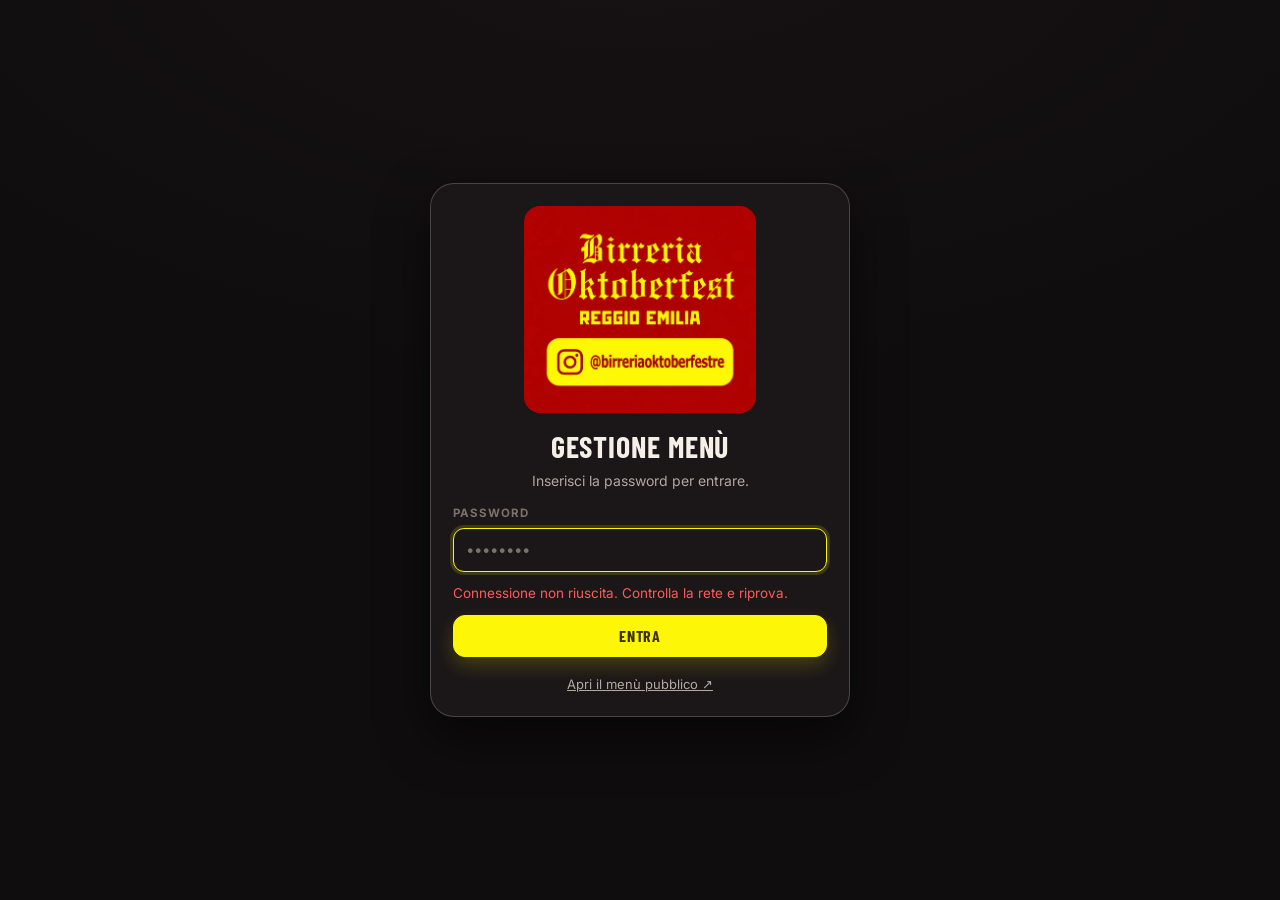
<file: oktoberfest/admin/index.html>
<!DOCTYPE html>
<html lang="it" data-theme="dark">
<head>
  <meta charset="utf-8">
  <meta name="viewport" content="width=device-width, initial-scale=1, viewport-fit=cover">
  <meta name="robots" content="noindex, nofollow">
  <title>Gestione menù · Birreria Oktoberfest</title>
  <meta name="theme-color" content="#b00101">
  <link rel="icon" href="../assets/img/favicon.svg" type="image/svg+xml">
  <link rel="apple-touch-icon" href="../assets/img/apple-touch-icon.png">
  <link rel="stylesheet" href="../assets/css/fonts.css">
  <link rel="stylesheet" href="admin.css">
</head>
<body>
  <noscript><div class="noscript">Il pannello richiede JavaScript.</div></noscript>

  <!-- ===== Schermata accesso / prima configurazione ===== -->
  <div class="auth" id="authScreen" hidden>
    <div class="auth__card">
      <img class="auth__logo" src="../assets/img/logo-card.webp" alt="Birreria Oktoberfest" width="941" height="840">
      <h1 class="auth__title" id="authTitle">Gestione menù</h1>
      <p class="auth__sub" id="authSub">Inserisci la password per entrare.</p>
      <form id="authForm" autocomplete="on" novalidate>
        <label class="field">
          <span id="authPwLabel">Password</span>
          <input type="password" id="authPw" required minlength="8" autocomplete="current-password" placeholder="••••••••">
        </label>
        <label class="field" id="authPw2Wrap" hidden>
          <span>Ripeti la password</span>
          <input type="password" id="authPw2" minlength="8" autocomplete="new-password" placeholder="••••••••">
        </label>
        <p class="auth__err" id="authErr" role="alert" hidden></p>
        <button class="btn btn--primary btn--block" type="submit" id="authBtn">Entra</button>
      </form>
      <p class="auth__foot"><a href="../" target="_blank" rel="noopener">Apri il menù pubblico ↗</a></p>
    </div>
  </div>

  <!-- ===== App ===== -->
  <div class="app" id="app" hidden>
    <header class="bar">
      <div class="bar__brand">
        <img src="../assets/img/wordmark.webp" alt="Birreria Oktoberfest" width="600" height="225">
        <span class="bar__label">Gestione menù</span>
      </div>
      <div class="bar__status" id="barStatus"></div>
      <div class="bar__actions">
        <a class="btn btn--ghost btn--icon-text" id="previewBtn" href="../?draft=1" target="_blank" rel="noopener" title="Anteprima della bozza">
          <svg viewBox="0 0 24 24"><path d="M2 12s3.5-7 10-7 10 7 10 7-3.5 7-10 7S2 12 2 12Z"/><circle cx="12" cy="12" r="3"/></svg><span>Anteprima</span>
        </a>
        <button class="btn btn--primary btn--icon-text" id="publishBtn" type="button">
          <svg viewBox="0 0 24 24"><path d="M4 12v7a1 1 0 0 0 1 1h14a1 1 0 0 0 1-1v-7M12 15V3M7 8l5-5 5 5"/></svg><span>Pubblica</span>
        </button>
        <div class="menu-wrap">
          <button class="btn btn--ghost btn--square" id="moreBtn" type="button" aria-haspopup="menu" aria-expanded="false" aria-label="Altre azioni">
            <svg viewBox="0 0 24 24"><circle cx="5" cy="12" r="1.6" fill="currentColor" stroke="none"/><circle cx="12" cy="12" r="1.6" fill="currentColor" stroke="none"/><circle cx="19" cy="12" r="1.6" fill="currentColor" stroke="none"/></svg>
          </button>
          <div class="menu" id="moreMenu" role="menu" hidden>
            <button type="button" role="menuitem" data-act="theme">Tema chiaro / scuro</button>
            <button type="button" role="menuitem" data-act="discard">Scarta la bozza</button>
            <a role="menuitem" id="exportLink" href="../api/index.php?action=export">Esporta menù (JSON)</a>
            <button type="button" role="menuitem" data-act="import">Importa menù (JSON)</button>
            <button type="button" role="menuitem" data-act="password">Cambia password</button>
            <button type="button" role="menuitem" data-act="logout">Esci</button>
          </div>
          <input type="file" id="importFile" accept="application/json,.json" hidden>
        </div>
      </div>
    </header>

    <nav class="tabs" aria-label="Aree del pannello">
      <button class="tab is-active" type="button" data-view="menu"><svg viewBox="0 0 24 24"><path d="M4 6h16M4 12h16M4 18h10"/></svg><span>Menù</span></button>
      <button class="tab" type="button" data-view="allergens"><svg viewBox="0 0 24 24"><circle cx="12" cy="12" r="9"/><path d="M12 8h.01M11 12h1v4h1"/></svg><span>Allergeni</span></button>
      <button class="tab" type="button" data-view="settings"><svg viewBox="0 0 24 24"><circle cx="12" cy="12" r="3"/><path d="M19.4 15a1.7 1.7 0 0 0 .3 1.8l.1.1a2 2 0 1 1-2.8 2.8l-.1-.1a1.7 1.7 0 0 0-1.8-.3 1.7 1.7 0 0 0-1 1.5V21a2 2 0 1 1-4 0v-.1a1.7 1.7 0 0 0-1.1-1.5 1.7 1.7 0 0 0-1.8.3l-.1.1a2 2 0 1 1-2.8-2.8l.1-.1a1.7 1.7 0 0 0 .3-1.8 1.7 1.7 0 0 0-1.5-1H3a2 2 0 1 1 0-4h.1a1.7 1.7 0 0 0 1.5-1.1 1.7 1.7 0 0 0-.3-1.8l-.1-.1a2 2 0 1 1 2.8-2.8l.1.1a1.7 1.7 0 0 0 1.8.3H9a1.7 1.7 0 0 0 1-1.5V3a2 2 0 1 1 4 0v.1a1.7 1.7 0 0 0 1 1.5 1.7 1.7 0 0 0 1.8-.3l.1-.1a2 2 0 1 1 2.8 2.8l-.1.1a1.7 1.7 0 0 0-.3 1.8V9a1.7 1.7 0 0 0 1.5 1H21a2 2 0 1 1 0 4h-.1a1.7 1.7 0 0 0-1.5 1Z"/></svg><span>Impostazioni</span></button>
      <button class="tab" type="button" data-view="backups"><svg viewBox="0 0 24 24"><path d="M3 12a9 9 0 1 0 3-6.7"/><path d="M3 4v5h5M12 7v5l3 2"/></svg><span>Backup</span></button>
    </nav>

    <main class="view" id="view"></main>
  </div>

  <!-- ===== Editor (pannello laterale) ===== -->
  <div class="sheet-backdrop" id="sheetBackdrop" hidden></div>
  <aside class="sheet" id="sheet" role="dialog" aria-modal="true" aria-labelledby="sheetTitle" hidden>
    <header class="sheet__head">
      <h2 class="sheet__title" id="sheetTitle"></h2>
      <button class="btn btn--ghost btn--square" type="button" id="sheetClose" aria-label="Chiudi"><svg viewBox="0 0 24 24"><path d="M6 6l12 12M18 6 6 18"/></svg></button>
    </header>
    <form class="sheet__body" id="sheetForm" novalidate></form>
    <footer class="sheet__foot" id="sheetFoot"></footer>
  </aside>

  <!-- ===== Conferme ===== -->
  <dialog class="confirm" id="confirm">
    <form method="dialog">
      <h3 id="confirmTitle"></h3>
      <p id="confirmText"></p>
      <div class="confirm__actions">
        <button class="btn btn--ghost" value="cancel" type="submit">Annulla</button>
        <button class="btn btn--primary" value="ok" type="submit" id="confirmOk">Conferma</button>
      </div>
    </form>
  </dialog>

  <!-- ===== Selettore immagini ===== -->
  <dialog class="picker" id="picker">
    <header class="picker__head">
      <h3>Scegli un’immagine</h3>
      <div class="picker__tools">
        <label class="btn btn--ghost btn--small">Carica nuova<input type="file" id="pickerUpload" accept="image/png,image/jpeg,image/webp" hidden></label>
        <button class="btn btn--ghost btn--square" type="button" id="pickerClose" aria-label="Chiudi"><svg viewBox="0 0 24 24"><path d="M6 6l12 12M18 6 6 18"/></svg></button>
      </div>
    </header>
    <div class="picker__grid" id="pickerGrid"></div>
  </dialog>

  <div class="toast" id="toast" role="status" aria-live="polite"></div>

  <script src="admin.js"></script>
</body>
</html>
</file>
<file: oktoberfest/assets/css/fonts.css>
/* Font self-hosted (subset latin) · Barlow Condensed, Inter, UnifrakturCook · SIL Open Font License */
@font-face {
  font-family: 'Barlow Condensed';
  font-style: normal;
  font-weight: 500;
  font-display: swap;
  src: url(../fonts/barlow-condensed-500.woff2) format('woff2');
  unicode-range: U+0000-00FF, U+0131, U+0152-0153, U+02BB-02BC, U+02C6, U+02DA, U+02DC, U+0304, U+0308, U+0329, U+2000-206F, U+20AC, U+2122, U+2191, U+2193, U+2212, U+2215, U+FEFF, U+FFFD;
}
@font-face {
  font-family: 'Barlow Condensed';
  font-style: normal;
  font-weight: 600;
  font-display: swap;
  src: url(../fonts/barlow-condensed-600.woff2) format('woff2');
  unicode-range: U+0000-00FF, U+0131, U+0152-0153, U+02BB-02BC, U+02C6, U+02DA, U+02DC, U+0304, U+0308, U+0329, U+2000-206F, U+20AC, U+2122, U+2191, U+2193, U+2212, U+2215, U+FEFF, U+FFFD;
}
@font-face {
  font-family: 'Barlow Condensed';
  font-style: normal;
  font-weight: 700;
  font-display: swap;
  src: url(../fonts/barlow-condensed-700.woff2) format('woff2');
  unicode-range: U+0000-00FF, U+0131, U+0152-0153, U+02BB-02BC, U+02C6, U+02DA, U+02DC, U+0304, U+0308, U+0329, U+2000-206F, U+20AC, U+2122, U+2191, U+2193, U+2212, U+2215, U+FEFF, U+FFFD;
}
@font-face {
  font-family: 'Barlow Condensed';
  font-style: normal;
  font-weight: 800;
  font-display: swap;
  src: url(../fonts/barlow-condensed-800.woff2) format('woff2');
  unicode-range: U+0000-00FF, U+0131, U+0152-0153, U+02BB-02BC, U+02C6, U+02DA, U+02DC, U+0304, U+0308, U+0329, U+2000-206F, U+20AC, U+2122, U+2191, U+2193, U+2212, U+2215, U+FEFF, U+FFFD;
}
@font-face {
  font-family: 'UnifrakturCook';
  font-style: normal;
  font-weight: 700;
  font-display: swap;
  src: url(../fonts/unifrakturcook-700.woff2) format('woff2');
  unicode-range: U+0000-00FF, U+0131, U+0152-0153, U+02BB-02BC, U+02C6, U+02DA, U+02DC, U+0304, U+0308, U+0329, U+2000-206F, U+20AC, U+2122, U+2191, U+2193, U+2212, U+2215, U+FEFF, U+FFFD;
}
@font-face {
  font-family: 'Inter';
  font-style: normal;
  font-weight: 400 700;
  font-display: swap;
  src: url(../fonts/inter-variable.woff2) format('woff2');
  unicode-range: U+0000-00FF, U+0131, U+0152-0153, U+02BB-02BC, U+02C6, U+02DA, U+02DC, U+0304, U+0308, U+0329, U+2000-206F, U+20AC, U+2122, U+2191, U+2193, U+2212, U+2215, U+FEFF, U+FFFD;
}
</file>
<file: oktoberfest/assets/css/style.css>
/* =====================================================================
   BIRRERIA OKTOBERFEST · Menù digitale
   ===================================================================== */

:root {
  --red: #b00101;
  --red-deep: #6d0000;
  --red-glow: rgba(176, 1, 1, .55);
  --yellow: #fdf607;
  --yellow-soft: #ffe94d;
  --yellow-ink: #3a3300;

  --bg: #0c0a0b;
  --bg-2: #15100f;
  --surface: rgba(255, 255, 255, .045);
  --surface-2: rgba(255, 255, 255, .08);
  --surface-solid: #1b1517;
  --line: rgba(255, 255, 255, .09);
  --line-strong: rgba(255, 255, 255, .18);
  --text: #f5efe8;
  --muted: #b3a8a0;
  --faint: #7d726b;
  --shadow: 0 20px 50px rgba(0, 0, 0, .55);
  --shadow-sm: 0 6px 18px rgba(0, 0, 0, .35);
  --glass: rgba(14, 11, 12, .86);
  --grid-ink: rgba(255, 255, 255, .035);

  --font-brand: "UnifrakturCook", "Old English Text MT", "Blackletter", serif;
  --font-display: "Barlow Condensed", "Oswald", "Arial Narrow", sans-serif;
  --font-body: "Inter", system-ui, -apple-system, "Segoe UI", Roboto, sans-serif;

  --radius: 18px;
  --radius-sm: 12px;
  --topbar-h: 64px;
  --nav-h: 56px;
  --gutter: 16px;
  --maxw: 1080px;
  --ease: cubic-bezier(.2, .7, .2, 1);
  --spring: cubic-bezier(.34, 1.56, .64, 1);
}

:root[data-theme="light"] {
  --bg: #f6f1ea;
  --bg-2: #efe6dc;
  --surface: rgba(255, 255, 255, .72);
  --surface-2: rgba(255, 255, 255, .95);
  --surface-solid: #ffffff;
  --line: rgba(60, 20, 10, .10);
  --line-strong: rgba(60, 20, 10, .22);
  --text: #1d1517;
  --muted: #5d504a;
  --faint: #8b7f78;
  --shadow: 0 20px 50px rgba(80, 30, 10, .18);
  --shadow-sm: 0 6px 18px rgba(80, 30, 10, .12);
  --glass: rgba(250, 246, 240, .92);
  --grid-ink: rgba(120, 40, 20, .06);
  --red-glow: rgba(176, 1, 1, .22);
}

/* ---------- Reset ---------- */
*, *::before, *::after { box-sizing: border-box; }
html { scroll-behavior: smooth; -webkit-text-size-adjust: 100%; }
html:has(.drawer:not([hidden])) { overflow: hidden; }
body {
  margin: 0;
  font-family: var(--font-body);
  color: var(--text);
  background: var(--bg);
  line-height: 1.5;
  -webkit-font-smoothing: antialiased;
  overflow-x: hidden;
  min-height: 100dvh;
}
img { max-width: 100%; display: block; }
button { font: inherit; color: inherit; cursor: pointer; }
a { color: inherit; }
svg { width: 22px; height: 22px; fill: none; stroke: currentColor; stroke-width: 1.9; stroke-linecap: round; stroke-linejoin: round; flex: none; }
[hidden] { display: none !important; }
:focus-visible { outline: 2px solid var(--yellow); outline-offset: 3px; border-radius: 6px; }

.noscript { padding: 20px; text-align: center; background: var(--red); color: #fff; }

/* ---------- Background ---------- */
.bg { position: fixed; inset: 0; z-index: -1; overflow: hidden; pointer-events: none; background: radial-gradient(120% 90% at 50% -10%, var(--bg-2), var(--bg) 60%); transform: translateZ(0); contain: strict; }
/* Le luci sono gradienti radiali già sfumati: nessun filter:blur, che durante lo scroll costava ~130 ms per frame sui telefoni. */
.bg__glow { position: absolute; border-radius: 50%; opacity: .9; will-change: transform; backface-visibility: hidden; }
.bg__glow--a { width: 80vmax; height: 80vmax; left: -30vmax; top: -32vmax; background: radial-gradient(circle closest-side, var(--red-glow), rgba(176,1,1,.18) 45%, transparent 100%); animation: drift 30s ease-in-out infinite alternate; }
.bg__glow--b { width: 70vmax; height: 70vmax; right: -32vmax; top: 25vh; background: radial-gradient(circle closest-side, rgba(253, 246, 7, .12), rgba(253, 246, 7, .04) 50%, transparent 100%); animation: drift 36s ease-in-out infinite alternate-reverse; }
.bg__glow--c { width: 75vmax; height: 75vmax; left: 0; bottom: -40vmax; background: radial-gradient(circle closest-side, rgba(176, 1, 1, .32), rgba(176, 1, 1, .1) 50%, transparent 100%); animation: drift 42s ease-in-out infinite alternate; }
.bg__grid {
  position: absolute; inset: 0;
  background-image:
    linear-gradient(var(--grid-ink) 1px, transparent 1px),
    linear-gradient(90deg, var(--grid-ink) 1px, transparent 1px);
  background-size: 48px 48px;
  mask-image: radial-gradient(80% 60% at 50% 20%, #000 20%, transparent 100%);
  -webkit-mask-image: radial-gradient(80% 60% at 50% 20%, #000 20%, transparent 100%);
}
.bg__noise {
  position: absolute; inset: 0; opacity: .035;
  background-image: url("data:image/svg+xml;utf8,<svg xmlns='http://www.w3.org/2000/svg' width='160' height='160'><filter id='n'><feTurbulence type='fractalNoise' baseFrequency='.9' numOctaves='2' stitchTiles='stitch'/></filter><rect width='100%' height='100%' filter='url(%23n)'/></svg>");
}
@keyframes drift {
  from { transform: translate3d(0, 0, 0) scale(1); }
  to   { transform: translate3d(6vw, 5vh, 0) scale(1.1); }
}

/* ---------- Progress ---------- */
.progress { position: fixed; top: 0; left: 0; right: 0; height: 3px; z-index: 60; background: transparent; }
.progress span { display: block; height: 100%; width: 100%; transform: scaleX(0); transform-origin: 0 50%; will-change: transform; background: linear-gradient(90deg, var(--red), var(--yellow)); box-shadow: 0 0 12px var(--yellow); }

/* ---------- Topbar ---------- */
.topbar {
  position: sticky; top: 0; z-index: 50;
  height: var(--topbar-h);
  display: flex; align-items: center; justify-content: space-between; gap: 12px;
  padding: 0 var(--gutter);
  padding-top: env(safe-area-inset-top);
  background: var(--glass);
  backdrop-filter: blur(18px) saturate(140%);
  -webkit-backdrop-filter: blur(18px) saturate(140%);
  border-bottom: 1px solid var(--line);
}
.topbar__brand img { height: 44px; width: auto; filter: drop-shadow(0 2px 8px rgba(0,0,0,.4)); }
:root[data-theme="light"] .topbar__brand img { filter: drop-shadow(0 1px 1px rgba(0,0,0,.55)) drop-shadow(0 0 1px rgba(0,0,0,.6)); }
.topbar__actions { display: flex; align-items: center; gap: 6px; }

.icon-btn {
  width: 40px; height: 40px; border-radius: 12px; border: 1px solid var(--line);
  background: var(--surface); display: inline-flex; align-items: center; justify-content: center;
  color: var(--text); text-decoration: none;
  transition: transform .2s var(--spring), background .2s, border-color .2s;
}
.icon-btn:hover { background: var(--surface-2); border-color: var(--line-strong); }
.icon-btn:active { transform: scale(.92); }
.icon-btn--ig { color: var(--yellow); border-color: rgba(253, 246, 7, .35); }
:root[data-theme="light"] .icon-btn--ig { color: var(--red); border-color: rgba(176, 1, 1, .35); }
.ic-sun { display: none; }
:root[data-theme="light"] .ic-sun { display: block; }
:root[data-theme="light"] .ic-moon { display: none; }

.lang-btn {
  height: 40px; padding: 0 12px; border-radius: 12px; border: 1px solid var(--line);
  background: var(--surface); font-family: var(--font-display); font-weight: 700; letter-spacing: .08em; font-size: 15px;
  transition: transform .2s var(--spring), background .2s;
}
.lang-btn:active { transform: scale(.92); }

/* ---------- Search ---------- */
.searchbar {
  position: sticky; top: var(--topbar-h); z-index: 49;
  background: var(--glass); backdrop-filter: blur(18px); -webkit-backdrop-filter: blur(18px);
  border-bottom: 1px solid var(--line);
  padding: 10px var(--gutter);
  animation: dropIn .25s var(--ease);
}
@keyframes dropIn { from { opacity: 0; transform: translateY(-8px); } to { opacity: 1; transform: none; } }
.searchbar__inner {
  position: relative; max-width: var(--maxw); margin: 0 auto;
  display: flex; align-items: center; gap: 10px;
  background: var(--surface); border: 1px solid var(--line-strong); border-radius: 14px; padding: 0 12px;
}
.searchbar__inner svg { color: var(--muted); }
.searchbar__inner input {
  flex: 1; min-width: 0; height: 46px; border: 0; background: transparent; color: var(--text); font: inherit; font-size: 16px; outline: none;
}
.searchbar__inner input::placeholder { color: var(--faint); }
.searchbar__inner input::-webkit-search-cancel-button { display: none; }
.searchbar__clear { width: 32px; height: 32px; border: 0; border-radius: 10px; background: var(--surface-2); display: inline-flex; align-items: center; justify-content: center; }
.searchbar__clear svg { width: 16px; height: 16px; }
.searchbar__hint { max-width: var(--maxw); margin: 6px auto 0; font-size: 12.5px; color: var(--muted); min-height: 1em; }
.searchbar__hint:empty { display: none; }

/* ---------- Nav ---------- */
.nav {
  position: sticky; top: var(--topbar-h); z-index: 48;
  background: var(--glass); backdrop-filter: blur(18px) saturate(140%); -webkit-backdrop-filter: blur(18px) saturate(140%);
  border-bottom: 1px solid var(--line);
}
.searchbar:not([hidden]) ~ .nav { top: calc(var(--topbar-h) + 68px); }
.nav__scroller, .nav__sub {
  display: flex; gap: 8px; overflow-x: auto; scrollbar-width: none; -ms-overflow-style: none;
  padding: 8px var(--gutter); scroll-padding: 0 var(--gutter); scroll-snap-type: x proximity;
  -webkit-overflow-scrolling: touch;
  max-width: calc(var(--maxw) + var(--gutter) * 2); margin: 0 auto;
  mask-image: linear-gradient(90deg, transparent 0, #000 var(--gutter), #000 calc(100% - var(--gutter)), transparent 100%);
  -webkit-mask-image: linear-gradient(90deg, transparent 0, #000 var(--gutter), #000 calc(100% - var(--gutter)), transparent 100%);
}
.nav__scroller::-webkit-scrollbar, .nav__sub::-webkit-scrollbar { display: none; }
.nav__sub { position: absolute; left: 0; right: 0; top: 100%; max-width: none; padding-top: 0; padding-bottom: 8px; background: var(--glass); backdrop-filter: blur(18px) saturate(140%); -webkit-backdrop-filter: blur(18px) saturate(140%); border-bottom: 1px solid var(--line); }
.nav__sub > .nav-chip:first-child { margin-left: max(0px, calc((100vw - var(--maxw)) / 2 - var(--gutter))); }
.nav__sub:not([hidden]) { animation: dropIn .25s var(--ease); }

.nav-chip {
  flex: none; scroll-snap-align: start;
  display: inline-flex; align-items: center; gap: 8px;
  height: 40px; padding: 0 14px; border-radius: 999px;
  border: 1px solid var(--line); background: var(--surface);
  font-family: var(--font-display); font-weight: 600; font-size: 16px; letter-spacing: .03em; text-transform: uppercase;
  color: var(--muted); white-space: nowrap; text-decoration: none;
  transition: color .2s, background .25s var(--ease), border-color .2s, transform .2s var(--spring);
}
.nav-chip svg { width: 18px; height: 18px; }
.nav-chip:hover { color: var(--text); border-color: var(--line-strong); }
.nav-chip:active { transform: scale(.95); }
.nav-chip.is-active {
  color: var(--yellow-ink); background: var(--yellow);
  border-color: var(--yellow); box-shadow: 0 6px 18px rgba(253, 246, 7, .25);
}
.nav-chip--sub { height: 32px; font-size: 13.5px; padding: 0 12px; background: transparent; }
.nav-chip--sub.is-active { background: var(--surface-2); color: var(--text); border-color: var(--line-strong); box-shadow: none; }
:root[data-theme="light"] .nav-chip.is-active { box-shadow: 0 6px 18px rgba(176, 1, 1, .18); }

/* ---------- Layout ---------- */
main { max-width: var(--maxw); margin: 0 auto; padding: 0 var(--gutter) 120px; }

/* ---------- Hero ---------- */
.hero { padding: 22px 0 10px; }
.hero__card {
  position: relative; overflow: hidden;
  border-radius: 28px; padding: 0 0 26px; text-align: center;
  background: var(--red);
  box-shadow: var(--shadow), inset 0 1px 0 rgba(255,255,255,.14);
  border: 1px solid rgba(255,255,255,.12);
  animation: heroIn .7s var(--ease) both;
}
@keyframes heroIn { from { opacity: 0; transform: translateY(14px) scale(.985); } to { opacity: 1; transform: none; } }
/* Il logo originale, intatto: solo i margini rossi vuoti sono stati tagliati. */
.logo-card { position: relative; width: min(560px, 100%); margin: 0 auto; background: var(--red); }
.logo-card__img { width: 100%; height: auto; display: block; }
.logo-card__ig {
  position: absolute; left: 9.9%; right: 9.5%; top: 63.8%; bottom: 13.1%;
  border-radius: 999px; display: block;
  transition: box-shadow .3s, transform .25s var(--spring);
}
.logo-card__ig:hover { box-shadow: 0 0 0 6px rgba(253,246,7,.35), 0 12px 30px rgba(0,0,0,.35); transform: translateY(-2px); }
.logo-card__ig:active { transform: scale(.97); }
.logo-card__ig:focus-visible { outline: 3px solid #fff; outline-offset: 4px; }
.logo-card--footer { width: min(360px, 100%); border-radius: 22px; overflow: hidden; box-shadow: var(--shadow-sm); margin-bottom: 18px; }
.hero__tag { position: relative; margin: 6px auto 0; padding: 0 20px; max-width: 46ch; color: rgba(255,255,255,.86); font-size: 14.5px; }
.hero__quick { position: relative; display: flex; flex-wrap: wrap; justify-content: center; gap: 8px; margin-top: 16px; padding: 0 20px; }

.ig-pill {
  position: relative;
  display: inline-flex; align-items: center; gap: 12px;
  padding: 12px 22px 12px 16px; border-radius: 999px;
  background: var(--yellow); color: var(--red);
  font-family: var(--font-display); font-weight: 700; font-size: 22px; letter-spacing: .01em;
  text-decoration: none; box-shadow: 0 10px 28px rgba(0,0,0,.35), 0 0 0 0 rgba(253,246,7,.5);
  transition: transform .25s var(--spring), box-shadow .3s;
}
.ig-pill svg { width: 26px; height: 26px; stroke-width: 2; }
.ig-pill:hover { transform: translateY(-2px) scale(1.02); box-shadow: 0 14px 34px rgba(0,0,0,.4), 0 0 0 6px rgba(253,246,7,.25); }
.ig-pill:active { transform: scale(.97); }
.ig-pill--small { font-size: 17px; padding: 10px 18px 10px 14px; }
.ig-pill--small svg { width: 20px; height: 20px; }

.chip {
  display: inline-flex; align-items: center; gap: 8px; height: 36px; padding: 0 14px; border-radius: 999px;
  border: 1px solid rgba(255,255,255,.25); background: rgba(0,0,0,.18); color: #fff; font-size: 13.5px; font-weight: 500;
  text-decoration: none; transition: background .2s, transform .2s var(--spring);
}
.chip svg { width: 16px; height: 16px; }
.chip:hover { background: rgba(0,0,0,.3); }
.chip:active { transform: scale(.96); }
.chip--accent { border-color: rgba(253,246,7,.6); color: var(--yellow); }

/* ---------- Sections ---------- */
.section { padding-top: 26px; scroll-margin-top: calc(var(--topbar-h) + var(--nav-h) + 54px); }
.section__head { display: flex; align-items: flex-end; justify-content: space-between; gap: 12px; margin-bottom: 14px; }
.section__title {
  margin: 0; font-family: var(--font-display); font-weight: 800; font-size: clamp(34px, 7vw, 52px); line-height: .95;
  letter-spacing: .01em; text-transform: uppercase;
  background: linear-gradient(90deg, var(--yellow), #ffd54a 60%, #ffb13b); -webkit-background-clip: text; background-clip: text; color: transparent;
}
:root[data-theme="light"] .section__title { background: linear-gradient(90deg, var(--red), #d8352d 60%, #a3250f); -webkit-background-clip: text; background-clip: text; }
.section__num { font-family: var(--font-brand); font-size: 44px; line-height: 1; color: var(--line-strong); }
.section__sub { margin: 4px 0 0; color: var(--muted); font-size: 14px; }

.group { margin-top: 18px; scroll-margin-top: calc(var(--topbar-h) + var(--nav-h) + 48px); }
.group__head { display: flex; align-items: center; gap: 12px; margin: 0 0 10px; }
.group__title { margin: 0; font-family: var(--font-display); font-weight: 700; font-size: 22px; letter-spacing: .06em; text-transform: uppercase; }
.group__head::after { content: ""; flex: 1; height: 1px; background: linear-gradient(90deg, var(--line-strong), transparent); }
.group__intro { margin: -4px 0 10px; color: var(--muted); font-size: 13.5px; font-style: italic; }
.group__foot { margin: 10px 0 0; color: var(--muted); font-size: 13px; }
.group__foot b { color: var(--yellow); font-weight: 600; }
:root[data-theme="light"] .group__foot b { color: var(--red); }

.grid { display: grid; gap: 10px; grid-template-columns: 1fr; }
@media (min-width: 720px) { .grid { grid-template-columns: 1fr 1fr; } .grid--beer { grid-template-columns: 1fr; } }
@media (min-width: 980px) { .grid--beer { grid-template-columns: 1fr 1fr; } }

/* ---------- Item card ---------- */
.item {
  position: relative;
  display: grid; grid-template-columns: 1fr auto; gap: 6px 12px; align-items: start;
  padding: 14px 14px 12px; border-radius: var(--radius);
  background: var(--surface); border: 1px solid var(--line);
  box-shadow: inset 0 1px 0 rgba(255,255,255,.04);
  transition: border-color .25s, background .25s, transform .3s var(--ease), box-shadow .3s;
}
.item:hover { border-color: var(--line-strong); background: var(--surface-2); }
.item.is-in { border-color: rgba(253,246,7,.45); }
:root[data-theme="light"] .item.is-in { border-color: rgba(176,1,1,.4); }
.item--beer { grid-template-columns: 76px 1fr; grid-template-areas: "logo head" "body body"; }
.item--beer .item__logo { grid-area: logo; }
.item--beer .item__head { grid-area: head; }
.item--beer .item__body { grid-area: body; }
.item__logo {
  width: 76px; height: 76px; display: grid; place-items: center;
  border-radius: 16px; background: radial-gradient(circle at 50% 40%, rgba(255,255,255,.1), rgba(255,255,255,.02));
  border: 1px solid var(--line);
}
.item__logo img { width: 62px; height: 62px; object-fit: contain; filter: drop-shadow(0 4px 8px rgba(0,0,0,.4)); transition: transform .4s var(--spring); }
.item:hover .item__logo img { transform: scale(1.08) rotate(-3deg); }
.item__head > div { min-width: 0; }
.item__head { display: flex; align-items: flex-start; justify-content: space-between; gap: 10px; min-width: 0; }
.item__body { min-width: 0; }
.item__name { margin: 0; overflow-wrap: anywhere; font-family: var(--font-display); font-weight: 700; font-size: 21px; line-height: 1.1; letter-spacing: .02em; text-transform: uppercase; }
.item__badge {
  display: inline-block; vertical-align: 3px; margin-left: 6px; padding: 2px 8px; border-radius: 999px;
  font-family: var(--font-body); font-size: 11px; font-weight: 600; letter-spacing: .04em; text-transform: uppercase;
  background: var(--red); color: #fff;
}
.item__sub { margin: 2px 0 0; color: var(--muted); font-size: 12.5px; font-weight: 500; letter-spacing: .02em; }
.item__desc { margin: 4px 0 0; color: var(--muted); font-size: 13.5px; line-height: 1.5; }
.item__desc--clamp { display: -webkit-box; -webkit-line-clamp: 3; -webkit-box-orient: vertical; overflow: hidden; }
.item__more { margin: 0 0 -6px -8px; border: 0; background: none; padding: 10px 8px; min-height: 40px; color: var(--yellow); font-size: 12.5px; font-weight: 600; }
:root[data-theme="light"] .item__more { color: var(--red); }
.item__tags { display: flex; flex-wrap: wrap; gap: 6px; margin-top: 8px; }
.tag {
  display: inline-flex; align-items: center; gap: 4px; padding: 3px 8px; border-radius: 999px; font-size: 11px; font-weight: 600; letter-spacing: .03em;
  border: 1px solid var(--line-strong); color: var(--muted);
}
.tag--casa { color: var(--yellow); border-color: rgba(253,246,7,.45); }
:root[data-theme="light"] .tag--casa { color: var(--red); border-color: rgba(176,1,1,.4); }
.pill-abv { flex: none; font-family: var(--font-display); font-weight: 700; font-size: 13px; letter-spacing: .04em; padding: 2px 8px; border-radius: 8px; background: var(--surface-2); border: 1px solid var(--line); }

/* prices */
.prices { grid-column: 1 / -1; display: flex; flex-direction: column; gap: 6px; margin-top: 6px; }
.item--beer .prices { margin-top: 10px; }
.price-row { display: flex; align-items: center; gap: 10px; }
.price-row__label { flex: 1; min-width: 0; color: var(--muted); font-size: 13.5px; }
.price-row__label:empty { display: none; }
.price-row__dots { flex: 1; border-bottom: 1px dotted var(--line-strong); height: 1px; opacity: .8; }
.price { font-family: var(--font-display); font-weight: 700; font-size: 20px; letter-spacing: .02em; color: var(--yellow); white-space: nowrap; }
:root[data-theme="light"] .price { color: var(--red); }
.price small { font-size: 14px; font-weight: 600; opacity: .8; margin-right: 2px; }

.item--simple { grid-template-columns: 1fr; }
.item--simple .item__head { flex-direction: column; align-items: stretch; gap: 2px; }
.item--simple .prices { margin-top: 8px; }
.item--simple .price-row--single { margin-top: 0; }
.item--simple .item__name { font-size: 19px; }

/* add button */
.add {
  flex: none; width: 36px; height: 36px; border-radius: 12px;
  border: 1.5px solid var(--yellow); background: transparent; color: var(--yellow);
  display: inline-grid; place-items: center; position: relative;
  transition: background .2s, color .2s, transform .25s var(--spring), box-shadow .25s;
}
:root[data-theme="light"] .add { border-color: var(--red); color: var(--red); }
.add svg { width: 18px; height: 18px; stroke-width: 2.4; }
.add:hover { box-shadow: 0 0 0 4px rgba(253,246,7,.15); }
.add:active { transform: scale(.85); }
.add.is-in { background: var(--yellow); color: var(--yellow-ink); }
:root[data-theme="light"] .add.is-in { background: var(--red); color: #fff; }
.add__qty {
  position: absolute; top: -8px; right: -8px; min-width: 20px; height: 20px; padding: 0 6px;
  border-radius: 999px; background: var(--red); color: #fff; font-size: 11.5px; font-weight: 700; display: grid; place-items: center;
  box-shadow: 0 2px 8px rgba(0,0,0,.4); animation: pop .35s var(--spring);
}
:root[data-theme="light"] .add__qty { background: var(--yellow); color: var(--yellow-ink); }
.add.bump { animation: pop .35s var(--spring); }
@keyframes pop { 0% { transform: scale(.6); } 60% { transform: scale(1.18); } 100% { transform: scale(1); } }

/* reveal */
.reveal { opacity: 0; transform: translate3d(0, 10px, 0); transition: opacity .4s var(--ease), transform .4s var(--ease); }
.reveal.is-visible { opacity: 1; transform: none; }
.item.is-hit { animation: hit 1.4s var(--ease); }
@keyframes hit {
  0% { box-shadow: 0 0 0 0 rgba(253,246,7,.0); }
  20% { box-shadow: 0 0 0 6px rgba(253,246,7,.55), 0 0 40px rgba(253,246,7,.35); transform: scale(1.02); }
  100% { box-shadow: 0 0 0 0 rgba(253,246,7,0); }
}

/* esaurito */
.soldout { flex: none; padding: 6px 10px; border-radius: 10px; font-family: var(--font-display); font-weight: 700; font-size: 13px; letter-spacing: .06em; text-transform: uppercase; color: var(--muted); border: 1px dashed var(--line-strong); }
.item.is-soldout .item__name, .item.is-soldout .price { opacity: .55; text-decoration: line-through; text-decoration-thickness: 1.5px; }
.item.is-soldout .item__logo img { filter: grayscale(1) opacity(.6); }

/* anteprima bozza */
.draft-bar { position: sticky; top: 0; z-index: 61; background: var(--yellow); color: var(--yellow-ink); text-align: center; font-family: var(--font-display); font-weight: 700; letter-spacing: .06em; text-transform: uppercase; font-size: 13px; padding: 6px 12px; }
.draft-bar:not([hidden]) ~ .topbar { top: 31px; }
.draft-bar:not([hidden]) ~ .searchbar { top: calc(var(--topbar-h) + 31px); }
.draft-bar:not([hidden]) ~ .nav { top: calc(var(--topbar-h) + 31px); }

/* ---------- Notes & Allergens ---------- */
.notes { display: grid; gap: 8px; margin-top: 16px; }
.note {
  display: flex; gap: 10px; align-items: flex-start; padding: 10px 12px; border-radius: var(--radius-sm);
  border: 1px dashed var(--line-strong); color: var(--muted); font-size: 12.5px; line-height: 1.45;
}
.note svg { width: 16px; height: 16px; margin-top: 2px; color: var(--yellow); }
:root[data-theme="light"] .note svg { color: var(--red); }
.note b { color: var(--text); font-weight: 600; }

.allergens { padding-top: 26px; }
.allergens__card { padding: 22px 18px; border-radius: 24px; border: 1px solid var(--line-strong); background: var(--surface); }
.allergens__heading { margin: 0; font-family: var(--font-display); font-size: 20px; font-weight: 700; text-transform: uppercase; letter-spacing: .03em; line-height: 1.2; }
.allergens__legal { margin: 8px 0 0; color: var(--faint); font-size: 11.5px; line-height: 1.4; }
.allergens__notice { margin: 16px 0 0; font-size: 14px; }
.allergens__intro { margin: 10px 0 14px; color: var(--muted); font-size: 13px; }
.allergens__grid { display: grid; gap: 8px; grid-template-columns: 1fr; }
@media (min-width: 640px) { .allergens__grid { grid-template-columns: 1fr 1fr; } }
.allergen { display: flex; align-items: center; gap: 12px; padding: 10px 12px; border-radius: var(--radius-sm); border: 1px solid var(--line); background: var(--surface); }
.allergen__n { flex: none; width: 34px; height: 34px; display: grid; place-items: center; border-radius: 10px; background: var(--yellow); color: var(--yellow-ink); font-family: var(--font-display); font-weight: 800; font-size: 17px; }
:root[data-theme="light"] .allergen__n { background: var(--red); color: #fff; }
.allergen__t { font-size: 13.5px; }
.allergens__sign { margin: 16px 0 0; text-align: right; font-family: var(--font-brand); font-size: 22px; color: var(--muted); }

/* ---------- Empty ---------- */
.empty { text-align: center; padding: 60px 20px; color: var(--muted); }
.empty svg { width: 42px; height: 42px; margin: 0 auto 10px; color: var(--faint); }

/* ---------- Footer ---------- */
.footer { margin-top: 50px; padding: 30px 0 10px; text-align: center; border-top: 1px solid var(--line); }
.footer__line { margin: 4px 0; color: var(--muted); font-size: 14px; }
.footer__line a { text-decoration: none; }
.footer .ig-pill { margin: 14px 0 20px; }
.footer__notes { text-align: left; max-width: 640px; margin: 0 auto; }
.footer__legal { margin: 20px 0 0; color: var(--faint); font-size: 11.5px; }
.staff-link { display: inline-flex; align-items: center; gap: 6px; margin-top: 14px; padding: 6px 10px; border-radius: 999px; color: var(--faint); font-size: 12px; text-decoration: none; border: 1px solid transparent; transition: color .2s, border-color .2s; }
.staff-link svg { width: 14px; height: 14px; }
.staff-link:hover, .staff-link:focus-visible { color: var(--text); border-color: var(--line-strong); }

/* ---------- Dock (frecce sezione + lista) ---------- */
.dock {
  position: fixed; left: 50%; transform: translateX(-50%); z-index: 41;
  bottom: calc(14px + env(safe-area-inset-bottom));
  display: flex; align-items: center; gap: 8px;
  max-width: calc(100vw - 24px);
}
.fab {
  flex: none; width: 46px; height: 46px; border-radius: 16px; border: 1px solid var(--line-strong);
  background: var(--glass); backdrop-filter: blur(14px); -webkit-backdrop-filter: blur(14px);
  color: var(--text); display: grid; place-items: center; box-shadow: var(--shadow-sm);
  transition: transform .25s var(--spring), opacity .3s, background .2s, width .3s var(--ease), margin .3s var(--ease);
  overflow: hidden;
}
.fab:active { transform: scale(.9); }
.fab[disabled] { opacity: .35; pointer-events: none; }
.fab--top { width: 0; opacity: 0; pointer-events: none; margin-right: -8px; border-width: 0; padding: 0; }
.fab--top.is-visible { width: 46px; opacity: 1; pointer-events: auto; margin-right: 0; border-width: 1px; }

.list-fab {
  flex: none; display: inline-flex; align-items: center; gap: 10px;
  height: 54px; padding: 0 20px 0 16px; border-radius: 999px; border: 0;
  background: linear-gradient(135deg, #d40b0b, var(--red) 55%, #8f0000);
  color: #fff; font-family: var(--font-display); font-weight: 700; font-size: 19px; letter-spacing: .04em; text-transform: uppercase;
  box-shadow: 0 14px 34px rgba(176,1,1,.45), inset 0 1px 0 rgba(255,255,255,.25);
  transition: transform .25s var(--spring), box-shadow .25s;
}
.list-fab:hover { transform: translateY(-2px); box-shadow: 0 18px 40px rgba(176,1,1,.55), inset 0 1px 0 rgba(255,255,255,.25); }
.list-fab:active { transform: scale(.96); }
.list-fab.bump { animation: fabBump .45s var(--spring); }
@keyframes fabBump { 0% { transform: scale(1); } 40% { transform: scale(1.08); } 100% { transform: scale(1); } }
.list-fab__label { white-space: nowrap; }
.list-fab__short { display: none; white-space: nowrap; }
@media (max-width: 374px) {
  .dock { gap: 6px; }
  .fab { width: 42px; height: 42px; border-radius: 14px; }
  .fab--top.is-visible { width: 42px; }
  .list-fab { height: 50px; padding: 0 14px 0 12px; gap: 8px; font-size: 17px; }
  .list-fab__label { display: none; }
  .list-fab__short { display: inline; }
}
.list-fab__count {
  min-width: 26px; height: 26px; padding: 0 8px; border-radius: 999px; display: grid; place-items: center;
  background: var(--yellow); color: var(--yellow-ink); font-size: 14px; font-weight: 800; font-family: var(--font-body);
}

/* ---------- Drawer ---------- */
.drawer-backdrop { position: fixed; inset: 0; z-index: 70; background: rgba(0,0,0,.55); backdrop-filter: blur(4px); -webkit-backdrop-filter: blur(4px); animation: fade .25s; }
@keyframes fade { from { opacity: 0; } to { opacity: 1; } }
.drawer {
  position: fixed; left: 0; right: 0; bottom: 0; z-index: 71;
  margin: 0 auto; max-width: 640px; max-height: min(88dvh, 820px);
  display: flex; flex-direction: column;
  background: var(--surface-solid); color: var(--text);
  border-radius: 26px 26px 0 0; border: 1px solid var(--line-strong); border-bottom: 0;
  box-shadow: 0 -20px 60px rgba(0,0,0,.5);
  padding-bottom: env(safe-area-inset-bottom);
  animation: slideUp .35s var(--ease);
}
@keyframes slideUp { from { transform: translateY(40px); opacity: 0; } to { transform: none; opacity: 1; } }
.drawer__grip { width: 44px; height: 5px; border-radius: 999px; background: var(--line-strong); margin: 10px auto 0; }
.drawer__head { display: flex; align-items: flex-start; justify-content: space-between; gap: 12px; padding: 12px 18px 10px; }
.drawer__title { margin: 0; font-family: var(--font-display); font-size: 28px; font-weight: 800; text-transform: uppercase; letter-spacing: .03em; line-height: 1; }
.drawer__sub { margin: 4px 0 0; color: var(--muted); font-size: 12.5px; }
.drawer__body { overflow-y: auto; padding: 0 12px; flex: 1; min-height: 0; }
.drawer__empty { padding: 26px 20px; text-align: center; color: var(--muted); font-size: 14px; }
.drawer__empty svg { width: 36px; height: 36px; margin: 0 auto 8px; color: var(--faint); }
.drawer__empty b { color: var(--yellow); }
:root[data-theme="light"] .drawer__empty b { color: var(--red); }

.list-group { margin: 6px 0 10px; }
.list-group__title { margin: 8px 6px 6px; font-family: var(--font-display); font-size: 13px; font-weight: 700; letter-spacing: .1em; text-transform: uppercase; color: var(--faint); }
.list-row {
  display: grid; grid-template-columns: 1fr auto; gap: 4px 10px; align-items: center;
  padding: 10px 10px; border-radius: 14px; background: var(--surface); border: 1px solid var(--line); margin-bottom: 6px;
  animation: dropIn .25s var(--ease);
}
.list-row__name { font-family: var(--font-display); font-weight: 700; font-size: 17px; text-transform: uppercase; letter-spacing: .02em; line-height: 1.1; }
.list-row__meta { color: var(--muted); font-size: 12.5px; }
.list-row__price { font-family: var(--font-display); font-weight: 700; font-size: 16px; color: var(--yellow); text-align: right; }
:root[data-theme="light"] .list-row__price { color: var(--red); }
.qty { display: inline-flex; align-items: center; gap: 2px; border: 1px solid var(--line-strong); border-radius: 10px; overflow: hidden; grid-row: 1 / 3; }
.qty button { width: 32px; height: 32px; border: 0; background: transparent; display: grid; place-items: center; transition: background .2s; }
.qty button:hover { background: var(--surface-2); }
.qty button svg { width: 14px; height: 14px; stroke-width: 2.4; }
.qty output { min-width: 24px; text-align: center; font-weight: 700; font-size: 14px; }

.drawer__note { padding: 6px 18px 0; display: flex; flex-direction: column; gap: 4px; }
.drawer__note label { font-size: 11.5px; font-weight: 600; letter-spacing: .08em; text-transform: uppercase; color: var(--faint); }
.drawer__note textarea {
  width: 100%; resize: none; font: inherit; font-size: 14px; color: var(--text);
  background: var(--surface); border: 1px solid var(--line); border-radius: 12px; padding: 10px 12px; outline: none;
}
.drawer__note textarea:focus { border-color: var(--line-strong); }
.drawer__foot { padding: 12px 18px 14px; border-top: 1px solid var(--line); margin-top: 10px; }
.drawer__total { display: flex; justify-content: space-between; align-items: baseline; color: var(--muted); font-size: 13px; margin-bottom: 10px; }
.drawer__total strong { font-family: var(--font-display); font-size: 26px; color: var(--text); }
.drawer__actions { display: grid; grid-template-columns: 1fr 1fr 1.4fr; gap: 8px; }

.btn {
  height: 44px; border-radius: 13px; border: 1px solid var(--line-strong); background: var(--surface);
  display: inline-flex; align-items: center; justify-content: center; gap: 8px;
  font-family: var(--font-display); font-weight: 700; font-size: 16px; letter-spacing: .04em; text-transform: uppercase;
  transition: transform .2s var(--spring), background .2s;
}
.btn:active { transform: scale(.96); }
.btn--ghost:hover { background: var(--surface-2); }
.btn--primary { background: var(--yellow); color: var(--yellow-ink); border-color: var(--yellow); box-shadow: 0 8px 20px rgba(253,246,7,.25); }
:root[data-theme="light"] .btn--primary { background: var(--red); color: #fff; border-color: var(--red); box-shadow: 0 8px 20px rgba(176,1,1,.25); }
.btn svg { width: 18px; height: 18px; }

/* ---------- Toast ---------- */
.toast {
  position: fixed; left: 50%; bottom: calc(86px + env(safe-area-inset-bottom)); z-index: 80;
  transform: translate(-50%, 12px); opacity: 0; pointer-events: none;
  padding: 10px 16px; border-radius: 12px; background: var(--surface-solid); color: var(--text); border: 1px solid var(--line-strong);
  font-size: 13.5px; font-weight: 500; box-shadow: var(--shadow-sm); white-space: nowrap; max-width: calc(100vw - 32px);
  transition: transform .3s var(--spring), opacity .25s;
}
.toast.is-on { transform: translate(-50%, 0); opacity: 1; }

/* ---------- Search state ---------- */
body.is-searching .hero { display: none; }
body.is-searching .section.is-hidden, body.is-searching .group.is-hidden, body.is-searching .item.is-hidden, body.is-searching .allergens.is-hidden { display: none; }
mark.hl { background: rgba(253,246,7,.3); color: inherit; border-radius: 3px; padding: 0 1px; }
:root[data-theme="light"] mark.hl { background: rgba(176,1,1,.18); }

/* ---------- Wider screens ---------- */
@media (max-width: 359px) {
  .item--beer { grid-template-columns: 60px 1fr; }
  .item__logo { width: 60px; height: 60px; }
  .item__logo img { width: 50px; height: 50px; }
  .topbar__actions { gap: 4px; }
  .icon-btn, .lang-btn { width: 38px; height: 38px; }
  .lang-btn { width: auto; padding: 0 9px; }
}
@media (min-width: 720px) {
  :root { --gutter: 24px; }
  .item--beer { grid-template-areas: "logo head" "logo body"; }
  .hero__card { padding: 0 0 34px; }
  .item--simple { grid-template-columns: 1fr; }
}
@media (min-width: 980px) {
  .topbar__brand img { height: 48px; }
  .dock { left: auto; right: 24px; transform: none; bottom: 24px; }
  .toast { left: auto; right: 24px; transform: translateY(12px); }
  .toast.is-on { transform: none; }
  .drawer { left: auto; right: 24px; bottom: 24px; border-radius: 26px; border-bottom: 1px solid var(--line-strong); max-height: min(80dvh, 760px); }
}

/* ---------- Reduced motion ---------- */
@media (prefers-reduced-motion: reduce) {
  html { scroll-behavior: auto; }
  .bg__glow { animation: none !important; will-change: auto; }
  .reveal { opacity: 1; transform: none; transition: none; }
  *, *::before, *::after { animation-duration: .01ms !important; transition-duration: .01ms !important; }
}
</file>
<file: oktoberfest/admin/admin.css>
/* =====================================================================
   BIRRERIA OKTOBERFEST · Pannello di gestione del menù
   ===================================================================== */
:root {
  --red: #b00101; --red-deep: #6d0000; --yellow: #fdf607; --yellow-ink: #3a3300;
  --bg: #0f0d0e; --bg-2: #171213; --surface: #1b1618; --surface-2: #241d1f; --surface-3: #2e2527;
  --line: rgba(255,255,255,.09); --line-strong: rgba(255,255,255,.2);
  --text: #f5efe8; --muted: #b3a8a0; --faint: #7d726b;
  --ok: #37c76a; --warn: #ffb020; --danger: #ff5a5a;
  --shadow: 0 20px 50px rgba(0,0,0,.55); --shadow-sm: 0 6px 18px rgba(0,0,0,.35);
  --font-display: "Barlow Condensed", "Oswald", "Arial Narrow", sans-serif;
  --font-body: "Inter", system-ui, -apple-system, "Segoe UI", Roboto, sans-serif;
  --radius: 16px; --radius-sm: 11px;
  --ease: cubic-bezier(.2,.7,.2,1); --spring: cubic-bezier(.34,1.56,.64,1);
  --bar-h: 60px; --tabs-h: 60px;
  color-scheme: dark;
}
:root[data-theme="light"] {
  --bg: #f4efe9; --bg-2: #ebe3da; --surface: #ffffff; --surface-2: #f7f2ec; --surface-3: #efe7df;
  --line: rgba(60,20,10,.1); --line-strong: rgba(60,20,10,.22);
  --text: #1d1517; --muted: #5d504a; --faint: #8b7f78;
  --shadow: 0 20px 50px rgba(80,30,10,.16); --shadow-sm: 0 6px 18px rgba(80,30,10,.1);
  color-scheme: light;
}

*, *::before, *::after { box-sizing: border-box; }
html { -webkit-text-size-adjust: 100%; }
body { margin: 0; font-family: var(--font-body); font-size: 15px; line-height: 1.45; color: var(--text); background: var(--bg); min-height: 100dvh; -webkit-font-smoothing: antialiased; }
img { max-width: 100%; height: auto; display: block; }
button, input, select, textarea { font: inherit; color: inherit; }
button { cursor: pointer; }
svg { width: 20px; height: 20px; fill: none; stroke: currentColor; stroke-width: 1.9; stroke-linecap: round; stroke-linejoin: round; flex: none; }
[hidden] { display: none !important; }
:focus-visible { outline: 2px solid var(--yellow); outline-offset: 2px; border-radius: 6px; }
:root[data-theme="light"] :focus-visible { outline-color: var(--red); }
.noscript { padding: 20px; text-align: center; background: var(--red); color: #fff; }
h1, h2, h3, h4 { font-family: var(--font-display); text-transform: uppercase; letter-spacing: .03em; line-height: 1.05; margin: 0; }

/* ---------- Pulsanti ---------- */
.btn {
  display: inline-flex; align-items: center; justify-content: center; gap: 8px;
  height: 42px; padding: 0 16px; border-radius: 12px; border: 1px solid var(--line-strong);
  background: var(--surface-2); color: var(--text);
  font-family: var(--font-display); font-weight: 700; font-size: 16px; letter-spacing: .05em; text-transform: uppercase; text-decoration: none; white-space: nowrap;
  transition: transform .2s var(--spring), background .2s, border-color .2s, opacity .2s;
}
.btn:hover { background: var(--surface-3); }
.btn:active { transform: scale(.96); }
.btn:disabled { opacity: .45; pointer-events: none; }
.btn--primary { background: var(--yellow); color: var(--yellow-ink); border-color: var(--yellow); box-shadow: 0 8px 20px rgba(253,246,7,.2); }
.btn--primary:hover { background: #fffa4d; }
:root[data-theme="light"] .btn--primary { background: var(--red); color: #fff; border-color: var(--red); box-shadow: 0 8px 20px rgba(176,1,1,.22); }
:root[data-theme="light"] .btn--primary:hover { background: #c81010; }
.btn--danger { color: var(--danger); border-color: rgba(255,90,90,.4); }
.btn--ghost { background: transparent; }
.btn--small { height: 34px; padding: 0 12px; font-size: 14px; }
.btn--block { width: 100%; }
.btn--square { width: 42px; padding: 0; }
.btn--icon-text span { display: none; }
@media (min-width: 720px) { .btn--icon-text span { display: inline; } }

/* ---------- Form ---------- */
.field { display: flex; flex-direction: column; gap: 6px; min-width: 0; }
.field > span, .field__label { font-size: 11.5px; font-weight: 700; letter-spacing: .09em; text-transform: uppercase; color: var(--faint); display: flex; align-items: center; gap: 6px; }
.field input[type="text"], .field input[type="password"], .field input[type="number"], .field input[type="url"], .field input[type="tel"], .field select, .field textarea {
  width: 100%; height: 44px; padding: 0 12px; border-radius: var(--radius-sm); border: 1px solid var(--line-strong); background: var(--surface); color: var(--text); outline: none;
  transition: border-color .2s, box-shadow .2s;
}
.field textarea { height: auto; min-height: 88px; padding: 10px 12px; resize: vertical; line-height: 1.45; }
.field input:focus, .field select:focus, .field textarea:focus { border-color: var(--yellow); box-shadow: 0 0 0 3px rgba(253,246,7,.15); }
:root[data-theme="light"] .field input:focus, :root[data-theme="light"] .field select:focus, :root[data-theme="light"] .field textarea:focus { border-color: var(--red); box-shadow: 0 0 0 3px rgba(176,1,1,.12); }
.field input::placeholder, .field textarea::placeholder { color: var(--faint); }
.lang { display: inline-grid; place-items: center; min-width: 24px; height: 18px; padding: 0 5px; border-radius: 6px; font-size: 10.5px; font-weight: 800; letter-spacing: .06em; }
.lang--it { background: rgba(176,1,1,.25); color: #ff8a8a; }
.lang--en { background: rgba(60,120,255,.22); color: #9fc0ff; }
:root[data-theme="light"] .lang--it { background: rgba(176,1,1,.1); color: var(--red); }
:root[data-theme="light"] .lang--en { background: rgba(40,90,220,.12); color: #2a56c6; }
.grid2 { display: grid; gap: 12px; grid-template-columns: 1fr; }
@media (min-width: 640px) { .grid2 { grid-template-columns: 1fr 1fr; } }
.check { display: flex; align-items: center; gap: 10px; padding: 10px 12px; border: 1px solid var(--line); border-radius: var(--radius-sm); background: var(--surface); cursor: pointer; user-select: none; }
.check input { width: 20px; height: 20px; accent-color: var(--yellow); margin: 0; }
:root[data-theme="light"] .check input { accent-color: var(--red); }
.check span { font-size: 14px; }
.checks { display: flex; flex-wrap: wrap; gap: 8px; }
.checks .check { padding: 7px 10px; }
.hint { color: var(--faint); font-size: 12.5px; margin: 0; }
.fieldset { border: 1px solid var(--line); border-radius: var(--radius); padding: 14px; display: grid; gap: 12px; background: rgba(255,255,255,.015); }
.fieldset > legend, .fieldset__title { font-family: var(--font-display); font-size: 15px; letter-spacing: .08em; text-transform: uppercase; color: var(--muted); padding: 0 6px; }
details.fieldset > summary { cursor: pointer; font-family: var(--font-display); font-size: 15px; letter-spacing: .08em; text-transform: uppercase; color: var(--muted); list-style: none; display: flex; align-items: center; gap: 8px; }
details.fieldset > summary::-webkit-details-marker { display: none; }
details.fieldset > summary::before { content: "▸"; font-size: 12px; transition: transform .2s; }
details.fieldset[open] > summary::before { transform: rotate(90deg); }

/* switch */
.switch { position: relative; display: inline-flex; align-items: center; gap: 8px; cursor: pointer; }
.switch input { position: absolute; opacity: 0; width: 0; height: 0; }
.switch__track { width: 42px; height: 24px; border-radius: 999px; background: var(--surface-3); border: 1px solid var(--line-strong); position: relative; transition: background .2s; flex: none; }
.switch__track::after { content: ""; position: absolute; top: 2px; left: 2px; width: 18px; height: 18px; border-radius: 50%; background: #fff; transition: transform .2s var(--spring); box-shadow: 0 2px 6px rgba(0,0,0,.4); }
.switch input:checked + .switch__track { background: var(--ok); border-color: var(--ok); }
.switch input:checked + .switch__track::after { transform: translateX(18px); }
.switch input:focus-visible + .switch__track { outline: 2px solid var(--yellow); outline-offset: 2px; }
.switch__label { font-size: 13.5px; color: var(--muted); }

/* ---------- Auth ---------- */
.auth { min-height: 100dvh; display: grid; place-items: center; padding: 24px 16px; background: radial-gradient(120% 90% at 50% -10%, var(--bg-2), var(--bg) 60%); }
.auth__card { width: min(420px, 100%); padding: 22px; border-radius: 24px; background: var(--surface); border: 1px solid var(--line-strong); box-shadow: var(--shadow); display: grid; gap: 14px; }
.auth__logo { width: min(240px, 62%); height: auto; aspect-ratio: 941 / 840; object-fit: contain; margin: 0 auto 4px; border-radius: 16px; }
.auth__title { font-size: 30px; text-align: center; }
.auth__sub { margin: -6px 0 0; text-align: center; color: var(--muted); font-size: 14px; }
.auth form { display: grid; gap: 12px; }
.auth__err { margin: 0; color: var(--danger); font-size: 13.5px; }
.auth__foot { margin: 4px 0 0; text-align: center; font-size: 13px; }
.auth__foot a { color: var(--muted); }

/* ---------- Barra superiore ---------- */
.app { min-height: 100dvh; display: flex; flex-direction: column; }
.bar {
  position: sticky; top: 0; z-index: 30; height: calc(var(--bar-h) + env(safe-area-inset-top)); padding-top: env(safe-area-inset-top);
  display: flex; align-items: center; gap: 10px; padding-left: 14px; padding-right: 14px;
  background: var(--surface); border-bottom: 1px solid var(--line);
}
.bar__brand { display: flex; align-items: center; gap: 10px; min-width: 0; }
.bar__brand img { height: 38px; width: auto; filter: drop-shadow(0 1px 1px rgba(0,0,0,.5)); }
.bar__label { font-family: var(--font-display); font-weight: 700; font-size: 17px; letter-spacing: .06em; text-transform: uppercase; color: var(--muted); display: none; }
@media (min-width: 720px) { .bar__label { display: inline; } }
.bar__status { flex: 1; min-width: 0; display: flex; align-items: center; gap: 8px; font-size: 12.5px; color: var(--muted); overflow: hidden; }
.pill { display: inline-flex; align-items: center; gap: 6px; height: 28px; padding: 0 10px; border-radius: 999px; font-size: 12px; font-weight: 700; letter-spacing: .04em; white-space: nowrap; border: 1px solid var(--line-strong); }
.pill::before { content: ""; width: 8px; height: 8px; border-radius: 50%; background: currentColor; }
.pill--ok { color: var(--ok); }
.pill--draft { color: var(--warn); }
.pill--saving { color: var(--muted); }
.bar__status small { white-space: nowrap; overflow: hidden; text-overflow: ellipsis; }
@media (max-width: 719px) { .bar__status small { display: none; } .pill { padding: 0 8px; } }
.bar__actions { display: flex; align-items: center; gap: 8px; }
.menu-wrap { position: relative; }
.menu { position: absolute; right: 0; top: calc(100% + 6px); min-width: 230px; padding: 6px; border-radius: 14px; background: var(--surface-2); border: 1px solid var(--line-strong); box-shadow: var(--shadow); display: grid; z-index: 40; animation: dropIn .18s var(--ease); }
.menu > * { text-align: left; padding: 11px 12px; border: 0; background: transparent; border-radius: 9px; font-size: 14px; text-decoration: none; color: var(--text); display: block; }
.menu > *:hover { background: var(--surface-3); }
@keyframes dropIn { from { opacity: 0; transform: translateY(-6px); } to { opacity: 1; transform: none; } }

/* ---------- Tabs ---------- */
.tabs {
  position: fixed; left: 0; right: 0; bottom: 0; z-index: 30; height: calc(var(--tabs-h) + env(safe-area-inset-bottom)); padding-bottom: env(safe-area-inset-bottom);
  display: grid; grid-auto-flow: column; grid-auto-columns: 1fr;
  background: var(--surface); border-top: 1px solid var(--line);
}
.tab { border: 0; background: transparent; color: var(--faint); display: flex; flex-direction: column; align-items: center; justify-content: center; gap: 3px; font-family: var(--font-display); font-weight: 700; font-size: 13px; letter-spacing: .06em; text-transform: uppercase; }
.tab.is-active { color: var(--yellow); }
:root[data-theme="light"] .tab.is-active { color: var(--red); }
.view { flex: 1; width: 100%; max-width: 1100px; margin: 0 auto; padding: 16px 16px calc(var(--tabs-h) + 28px + env(safe-area-inset-bottom)); }
@media (min-width: 900px) {
  .app { display: grid; grid-template-columns: 220px 1fr; grid-template-rows: auto 1fr; }
  .bar { grid-column: 1 / -1; }
  .tabs { position: sticky; top: var(--bar-h); align-self: start; height: auto; padding: 14px 10px; grid-auto-flow: row; grid-auto-columns: auto; align-content: start; gap: 4px; background: transparent; border: 0; border-right: 1px solid var(--line); min-height: calc(100dvh - var(--bar-h)); }
  .tab { flex-direction: row; justify-content: flex-start; gap: 10px; height: 44px; padding: 0 12px; border-radius: 12px; font-size: 15px; }
  .tab.is-active { background: var(--surface-2); }
  .view { padding: 22px 28px 60px; }
}

/* ---------- Intestazioni vista ---------- */
.vhead { display: flex; align-items: flex-end; justify-content: space-between; gap: 12px; margin-bottom: 14px; flex-wrap: wrap; }
.vhead h1 { font-size: 30px; }
.vhead p { margin: 2px 0 0; color: var(--muted); font-size: 13.5px; }
.vhead__actions { display: flex; gap: 8px; flex-wrap: wrap; }
.crumb { display: inline-flex; align-items: center; gap: 6px; margin: -8px 0 0 -10px; min-height: 44px; border: 0; background: transparent; color: var(--muted); font-size: 14px; padding: 0 10px; border-radius: 10px; }
.crumb svg { width: 16px; height: 16px; }
.crumb:hover { color: var(--text); }
.search { position: relative; margin-bottom: 14px; }
.search svg { position: absolute; left: 12px; top: 50%; transform: translateY(-50%); color: var(--faint); width: 18px; height: 18px; }
.search input { width: 100%; height: 44px; padding: 0 12px 0 38px; border-radius: 12px; border: 1px solid var(--line-strong); background: var(--surface); color: var(--text); outline: none; }
.search input:focus { border-color: var(--yellow); }

/* ---------- Liste ---------- */
.cards { display: grid; gap: 10px; }
.card {
  display: grid; grid-template-columns: auto auto 1fr auto; grid-template-areas: "grip icon main actions"; gap: 10px; align-items: center;
  padding: 12px; border-radius: var(--radius); background: var(--surface); border: 1px solid var(--line);
  transition: border-color .2s, transform .2s var(--ease), opacity .2s;
}
.card:hover { border-color: var(--line-strong); }
.card.is-hidden { opacity: .55; }
.card.is-hidden .card__title { text-decoration: line-through; text-decoration-thickness: 1.5px; }
.card.is-dragging { opacity: .35; }
.card.is-over { border-color: var(--yellow); box-shadow: 0 0 0 2px rgba(253,246,7,.3); }
.card--section { cursor: pointer; }
.card__grip { display: grid; place-items: center; width: 28px; height: 44px; color: var(--faint); cursor: grab; touch-action: none; }
.card__grip:active { cursor: grabbing; }
.card__icon { width: 44px; height: 44px; border-radius: 12px; display: grid; place-items: center; background: var(--surface-2); border: 1px solid var(--line); color: var(--yellow); }
:root[data-theme="light"] .card__icon { color: var(--red); }
.card__icon img { width: 36px; height: 36px; object-fit: contain; }
.card__main { min-width: 0; }
.card__title { overflow-wrap: anywhere; font-family: var(--font-display); font-weight: 700; font-size: 19px; letter-spacing: .02em; text-transform: uppercase; line-height: 1.1; display: flex; align-items: center; gap: 8px; flex-wrap: wrap; }
.card__meta { color: var(--muted); font-size: 12.5px; margin-top: 2px; overflow: hidden; text-overflow: ellipsis; white-space: nowrap; }
.card__actions { display: flex; align-items: center; gap: 4px; }
.card__grip { grid-area: grip; } .card__icon { grid-area: icon; } .card__main { grid-area: main; } .card__actions { grid-area: actions; }
@media (max-width: 639px) {
  .card { grid-template-columns: auto auto 1fr; grid-template-areas: "grip icon main" "actions actions actions"; row-gap: 6px; }
  .card__actions { justify-self: end; }
  .card--item .card__price { margin-right: 6px; }
}
.card--item .card__price { font-family: var(--font-display); font-weight: 700; font-size: 17px; color: var(--yellow); white-space: nowrap; }
:root[data-theme="light"] .card--item .card__price { color: var(--red); }
.badge { display: inline-block; padding: 2px 7px; border-radius: 999px; font-size: 10.5px; font-weight: 700; letter-spacing: .05em; text-transform: uppercase; border: 1px solid var(--line-strong); color: var(--muted); font-family: var(--font-body); }
.badge--red { background: var(--red); color: #fff; border-color: var(--red); }
.badge--warn { color: var(--warn); border-color: rgba(255,176,32,.5); }
.badge--muted { color: var(--faint); }
.ibtn { width: 36px; height: 36px; border-radius: 10px; border: 1px solid transparent; background: transparent; color: var(--muted); display: inline-grid; place-items: center; transition: background .15s, color .15s; }
.ibtn:hover { background: var(--surface-3); color: var(--text); }
.ibtn svg { width: 18px; height: 18px; }
.ibtn.is-on { color: var(--yellow); }
:root[data-theme="light"] .ibtn.is-on { color: var(--red); }
.ibtn--danger:hover { color: var(--danger); }
.ibtn:disabled { opacity: .3; pointer-events: none; }
.row-menu { position: relative; }
.row-menu .menu { min-width: 200px; }

.group { margin-top: 18px; }
.group__head { display: flex; align-items: center; gap: 10px; margin-bottom: 8px; flex-wrap: wrap; }
.group__head h3 { font-size: 20px; flex: 1; min-width: 0; display: flex; align-items: center; gap: 8px; flex-wrap: wrap; }
@media (max-width: 559px) { .group__head h3 { flex-basis: 100%; } .group__actions { margin-left: auto; } }
.group__head.is-hidden h3 { opacity: .55; text-decoration: line-through; }
.group__actions { display: flex; gap: 4px; align-items: center; }
.group__intro { margin: -4px 0 8px; color: var(--muted); font-size: 13px; font-style: italic; }
.empty { padding: 26px; text-align: center; color: var(--faint); border: 1px dashed var(--line-strong); border-radius: var(--radius); font-size: 14px; }
.addrow { display: flex; gap: 8px; margin-top: 10px; flex-wrap: wrap; }

/* ---------- Pannello laterale (editor) ---------- */
.sheet-backdrop { position: fixed; inset: 0; z-index: 60; background: rgba(0,0,0,.55); backdrop-filter: blur(3px); animation: fade .2s; }
@keyframes fade { from { opacity: 0; } to { opacity: 1; } }
.sheet {
  position: fixed; z-index: 61; left: 0; right: 0; bottom: 0; max-height: 92dvh;
  display: flex; flex-direction: column; background: var(--surface); border: 1px solid var(--line-strong); border-bottom: 0;
  border-radius: 24px 24px 0 0; box-shadow: var(--shadow); animation: slideUp .3s var(--ease);
}
@keyframes slideUp { from { transform: translateY(30px); opacity: 0; } to { transform: none; opacity: 1; } }
@media (min-width: 900px) {
  .sheet { left: auto; top: 0; bottom: 0; width: min(640px, 100%); max-height: none; border-radius: 0; border: 0; border-left: 1px solid var(--line-strong); animation: slideIn .3s var(--ease); }
  @keyframes slideIn { from { transform: translateX(40px); opacity: 0; } to { transform: none; opacity: 1; } }
}
.sheet__head { display: flex; align-items: center; justify-content: space-between; gap: 10px; padding: 16px 18px 10px; }
.sheet__title { font-size: 24px; }
.sheet__body { overflow-y: auto; padding: 6px 18px 18px; display: grid; gap: 14px; flex: 1; min-height: 0; -webkit-overflow-scrolling: touch; }
.sheet__foot { padding: 12px 18px calc(12px + env(safe-area-inset-bottom)); border-top: 1px solid var(--line); display: flex; gap: 8px; justify-content: flex-end; flex-wrap: wrap; background: var(--surface); }
.sheet__foot .spacer { flex: 1; }

/* prezzi nell'editor */
.prices { display: grid; gap: 8px; }
.price-row { display: grid; grid-template-columns: 1fr 1fr 110px auto; gap: 6px; align-items: end; }
.price-row .field input { height: 42px; }
.price-row .ibtn { height: 42px; width: 42px; }
@media (max-width: 520px) { .price-row { grid-template-columns: 1fr 1fr; } .price-row .price-row__p { grid-column: 1; } .price-row .ibtn { grid-column: 2; justify-self: end; } }

/* immagine nell'editor */
.imgpick { display: flex; align-items: center; gap: 12px; }
.imgpick__thumb { width: 72px; height: 72px; border-radius: 14px; border: 1px dashed var(--line-strong); display: grid; place-items: center; background: var(--surface-2); overflow: hidden; color: var(--faint); }
.imgpick__thumb img { width: 60px; height: 60px; object-fit: contain; }
.imgpick__btns { display: flex; gap: 6px; flex-wrap: wrap; }

/* icone sezione */
.icons { display: grid; grid-template-columns: repeat(auto-fill, minmax(52px, 1fr)); gap: 6px; }
.icons label { display: grid; place-items: center; height: 52px; border-radius: 12px; border: 1px solid var(--line); background: var(--surface-2); cursor: pointer; color: var(--muted); }
.icons input { position: absolute; opacity: 0; width: 0; height: 0; }
.icons label:has(input:checked) { border-color: var(--yellow); color: var(--yellow); background: rgba(253,246,7,.08); }
:root[data-theme="light"] .icons label:has(input:checked) { border-color: var(--red); color: var(--red); background: rgba(176,1,1,.06); }

/* ---------- Conferme & picker ---------- */
dialog { border: 1px solid var(--line-strong); border-radius: 20px; background: var(--surface); color: var(--text); padding: 0; box-shadow: var(--shadow); max-width: min(520px, calc(100vw - 32px)); }
dialog::backdrop { background: rgba(0,0,0,.55); backdrop-filter: blur(3px); }
.confirm form { padding: 20px; display: grid; gap: 10px; }
.confirm h3 { font-size: 22px; }
.confirm p { margin: 0; color: var(--muted); font-size: 14px; }
.confirm__actions { display: flex; justify-content: flex-end; gap: 8px; margin-top: 8px; }
.confirm.is-danger #confirmOk { background: var(--danger); border-color: var(--danger); color: #fff; box-shadow: none; }
.picker:not([open]) { display: none; }
.picker { width: min(720px, calc(100vw - 32px)); max-height: 85dvh; display: flex; flex-direction: column; }
.picker[open] { display: flex; }
.picker__head { display: flex; align-items: center; justify-content: space-between; gap: 10px; padding: 14px 16px; border-bottom: 1px solid var(--line); }
.picker__head h3 { font-size: 20px; }
.picker__tools { display: flex; gap: 6px; align-items: center; }
.picker__grid { overflow-y: auto; padding: 14px; display: grid; grid-template-columns: repeat(auto-fill, minmax(96px, 1fr)); gap: 8px; }
.picker__grid button { border: 1px solid var(--line); background: var(--surface-2); border-radius: 12px; padding: 8px; display: grid; gap: 4px; place-items: center; }
.picker__grid button:hover { border-color: var(--yellow); }
.picker__grid img { width: 64px; height: 64px; object-fit: contain; }
.picker__grid small { font-size: 10px; color: var(--faint); max-width: 100%; overflow: hidden; text-overflow: ellipsis; white-space: nowrap; }

/* ---------- Varie ---------- */
.toast { position: fixed; left: 50%; bottom: calc(var(--tabs-h) + 16px + env(safe-area-inset-bottom)); transform: translate(-50%, 12px); z-index: 90; opacity: 0; pointer-events: none; padding: 10px 16px; border-radius: 12px; background: var(--surface-3); border: 1px solid var(--line-strong); font-size: 13.5px; font-weight: 500; box-shadow: var(--shadow-sm); max-width: calc(100vw - 32px); transition: transform .3s var(--spring), opacity .25s; }
.toast.is-on { transform: translate(-50%, 0); opacity: 1; }
.toast.is-error { border-color: var(--danger); }
@media (min-width: 900px) { .toast { left: auto; right: 24px; bottom: 24px; transform: translateY(12px); } .toast.is-on { transform: none; } }
.stat { display: grid; gap: 4px; padding: 14px; border-radius: var(--radius); background: var(--surface); border: 1px solid var(--line); }
.stat b { font-family: var(--font-display); font-size: 26px; }
.stat span { color: var(--muted); font-size: 12.5px; }
.stats { display: grid; grid-template-columns: repeat(auto-fit, minmax(140px, 1fr)); gap: 10px; margin-bottom: 16px; }
.table { width: 100%; border-collapse: collapse; font-size: 14px; }
.table th, .table td { text-align: left; padding: 10px 8px; border-bottom: 1px solid var(--line); vertical-align: middle; }
.table th { font-size: 11.5px; letter-spacing: .08em; text-transform: uppercase; color: var(--faint); font-weight: 700; }
.callout { padding: 12px 14px; border-radius: var(--radius-sm); border: 1px dashed var(--line-strong); color: var(--muted); font-size: 13px; }
.callout--warn { border-color: rgba(255,176,32,.5); color: var(--warn); }
.form-section { display: grid; gap: 12px; padding: 16px; border-radius: var(--radius); background: var(--surface); border: 1px solid var(--line); margin-bottom: 14px; }
.form-section h2 { font-size: 20px; }
.sortable-ghost { opacity: .4; }
@media (prefers-reduced-motion: reduce) { *, *::before, *::after { animation-duration: .01ms !important; transition-duration: .01ms !important; } }
</file>
